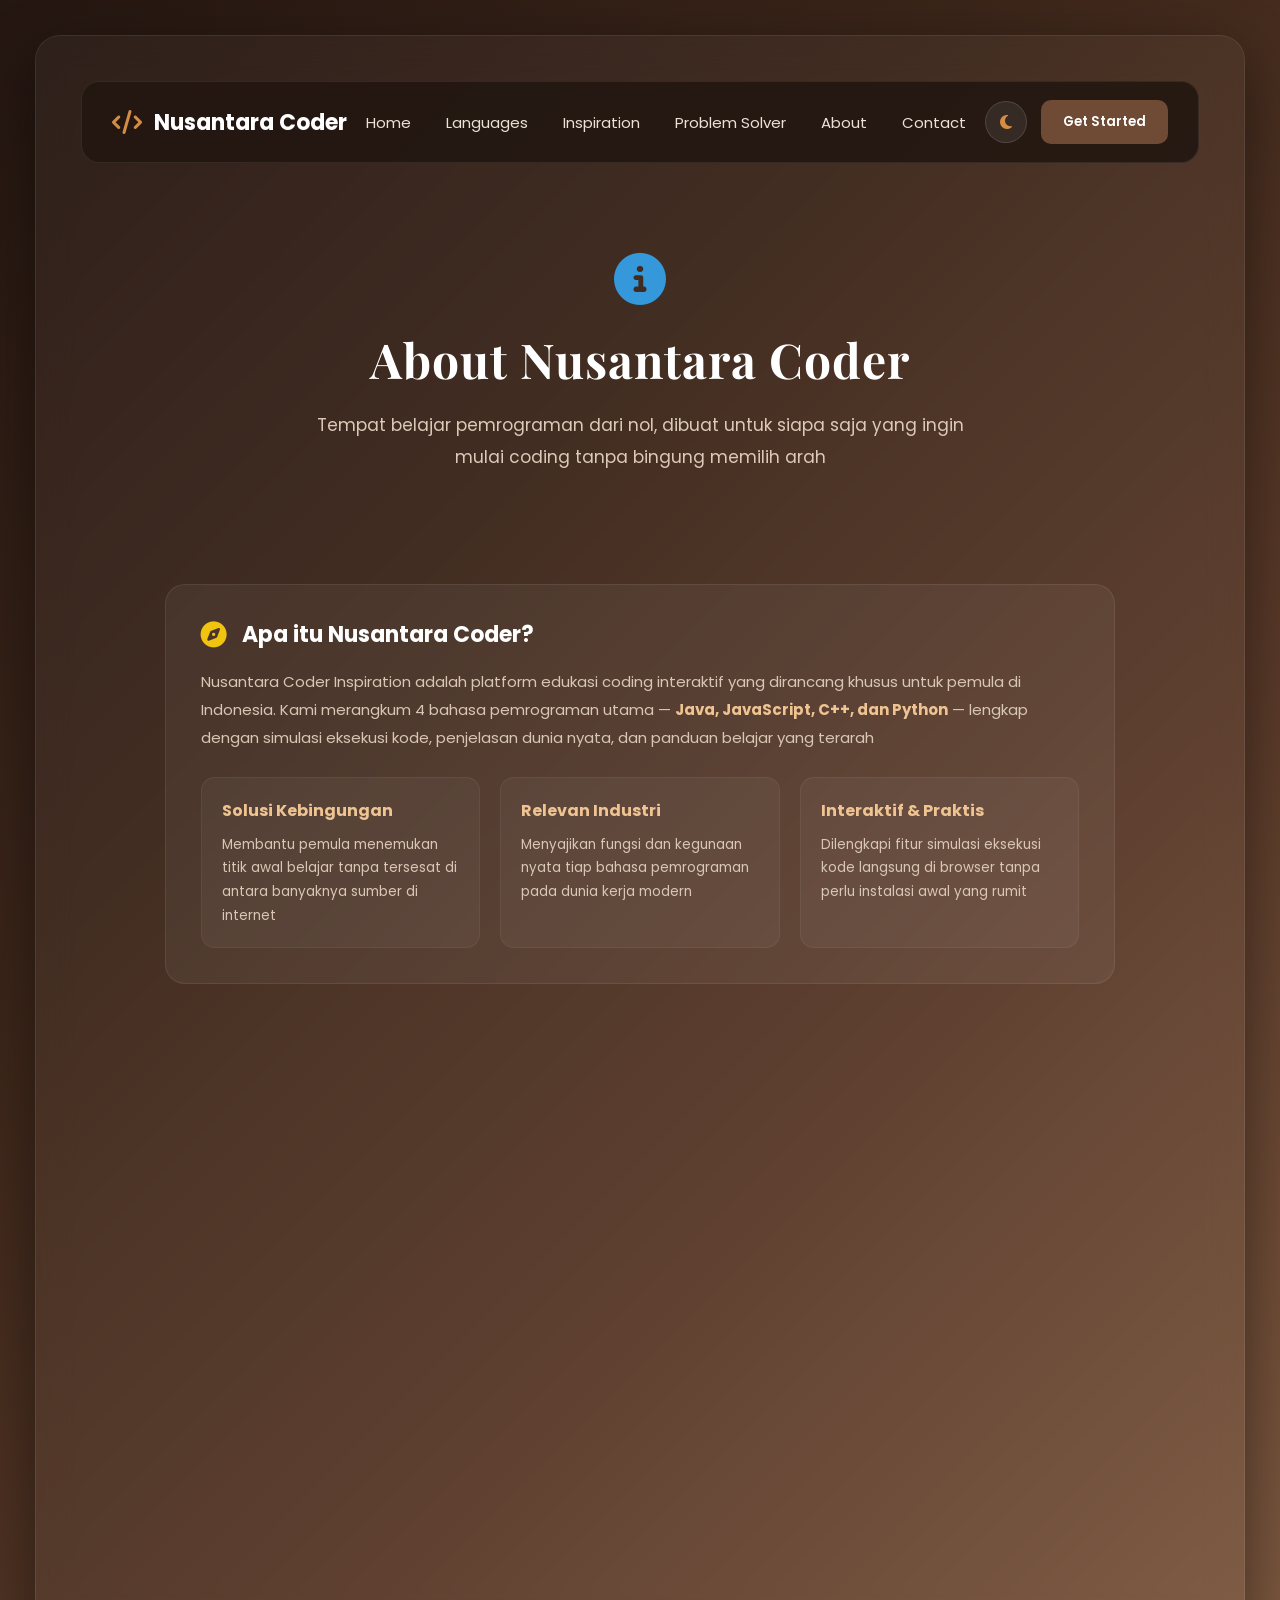
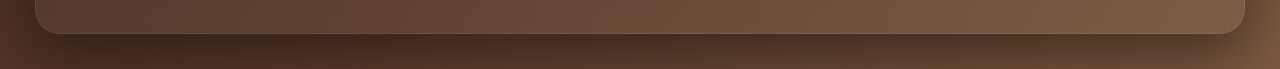
<file: about.html>
<!doctype html>
<html lang="en">
  <head>
    <meta charset="UTF-8" />
    <meta name="viewport" content="width=device-width, initial-scale=1.0" />
    <title>About - Nusantara Coder</title>
    <link rel="stylesheet" href="style.css" />
    <link rel="preconnect" href="https://fonts.googleapis.com" />
    <link rel="preconnect" href="https://fonts.gstatic.com" crossorigin />
    <link
      href="https://fonts.googleapis.com/css2?family=Poppins:wght@300;400;600;700&family=PlayFair+Display:wght@700&display=swap"
      rel="stylesheet"
    />
    <link
      rel="stylesheet"
      href="https://cdnjs.cloudflare.com/ajax/libs/font-awesome/6.7.2/css/all.min.css"
    />
  </head>
  <body>
<div class="scroll-progress-bar" id="scrollProgressBar"></div>
<button class="back-to-top" id="backToTop" aria-label="Back to top">
    <i class="fa-solid fa-arrow-up"></i>
</button>
    <div class="container">
      <nav class="navbar">
        <div class="nav-logo">
          <i class="fa-solid fa-code"></i>
          Nusantara Coder
        </div>

        <div class="hamburger">
          <i class="fa-solid fa-bars"></i>
        </div>

        <ul class="nav-links">
          <li><a href="index.html">Home</a></li>
          <li><a href="index.html#languages">Languages</a></li>
          <li><a href="inspiration.html">Inspiration</a></li>
          <li><a href="problem-solver.html">Problem Solver</a></li>
          <li><a href="about.html">About</a></li>
          <li><a href="contact.html">Contact</a></li>
        </ul>
        <div class="nav-actions">
          <button class="theme-toggle" id="themeToggle" aria-label="Toggle theme">
            <i class="fa-solid fa-moon"></i>
          </button>
          <button class="nav-cta">Get Started</button>
        </div>
      </nav>

      <section class="detail-hero scroll-hidden">
        <i class="fa-solid fa-circle-info" style="color: #3498db;"></i>
        <h1>About Nusantara Coder</h1>
        <p>
          Tempat belajar pemrograman dari nol, dibuat untuk siapa saja yang ingin mulai coding tanpa bingung memilih arah
        </p>
      </section>

      <section class="detail-section">

        <div class="problem-card scroll-hidden">
          <div class="problem-title">
            <i class="fa-solid fa-compass" style="color: #f1c40f;"></i>
            <h3>Apa itu Nusantara Coder?</h3>
          </div>
          <p class="problem-desc">
            Nusantara Coder Inspiration adalah platform edukasi coding interaktif yang dirancang khusus untuk pemula di Indonesia. Kami merangkum 4 bahasa pemrograman utama — <strong>Java, JavaScript, C++, dan Python</strong> — lengkap dengan simulasi eksekusi kode, penjelasan dunia nyata, dan panduan belajar yang terarah
          </p>

          <div class="idea-grid">
            <div class="idea-card">
              <h4>Solusi Kebingungan</h4>
              <p>Membantu pemula menemukan titik awal belajar tanpa tersesat di antara banyaknya sumber di internet</p>
            </div>
            <div class="idea-card">
              <h4>Relevan Industri</h4>
              <p>Menyajikan fungsi dan kegunaan nyata tiap bahasa pemrograman pada dunia kerja modern</p>
            </div>
            <div class="idea-card">
              <h4>Interaktif & Praktis</h4>
              <p>Dilengkapi fitur simulasi eksekusi kode langsung di browser tanpa perlu instalasi awal yang rumit</p>
            </div>
          </div>
        </div>

        <div class="problem-card scroll-hidden">
          <div class="problem-title">
            <i class="fa-solid fa-gift" style="color: #2ecc71;"></i>
            <h3>Apa Yang Kamu Dapatkan?</h3>
          </div>
          <div class="idea-grid">
            <div class="idea-card">
              <h4>Penjelasan Ringkas</h4>
              <p>Materi dasar bahasa pemrograman yang dikemas secara sederhana dan mudah dipahami</p>
            </div>
            <div class="idea-card">
              <h4>Simulasi Kode Live</h4>
              <p>Fitur uji coba program langsung untuk melihat cara kerja logika kode secara real-time</p>
            </div>
            <div class="idea-card">
              <h4>Roadmap Belajar</h4>
              <p>Panduan alur belajar bertahap untuk masing-masing bahasa dari level pemula hingga mahir</p>
            </div>
          </div>
        </div>

        <div class="problem-card scroll-hidden">
          <div class="problem-title">
            <i class="fa-solid fa-users" style="color: #e74c3c;"></i>
            <h3>Untuk Siapa Platform Ini?</h3>
          </div>
          <p class="problem-desc">
            Platform ini cocok bagi pelajar, mahasiswa, <em>career switcher</em>, atau siapa pun yang baru melangkah di dunia coding dan membutuhkan fondasi awal yang jelas sebelum masuk ke materi yang lebih spesifik
          </p>
        </div>

        <a href="index.html" class="back-link scroll-hidden">&larr; Kembali ke Home</a>
      </section>
    </div>

    <script src="script.js"></script>
  </body>
</html>
</file>
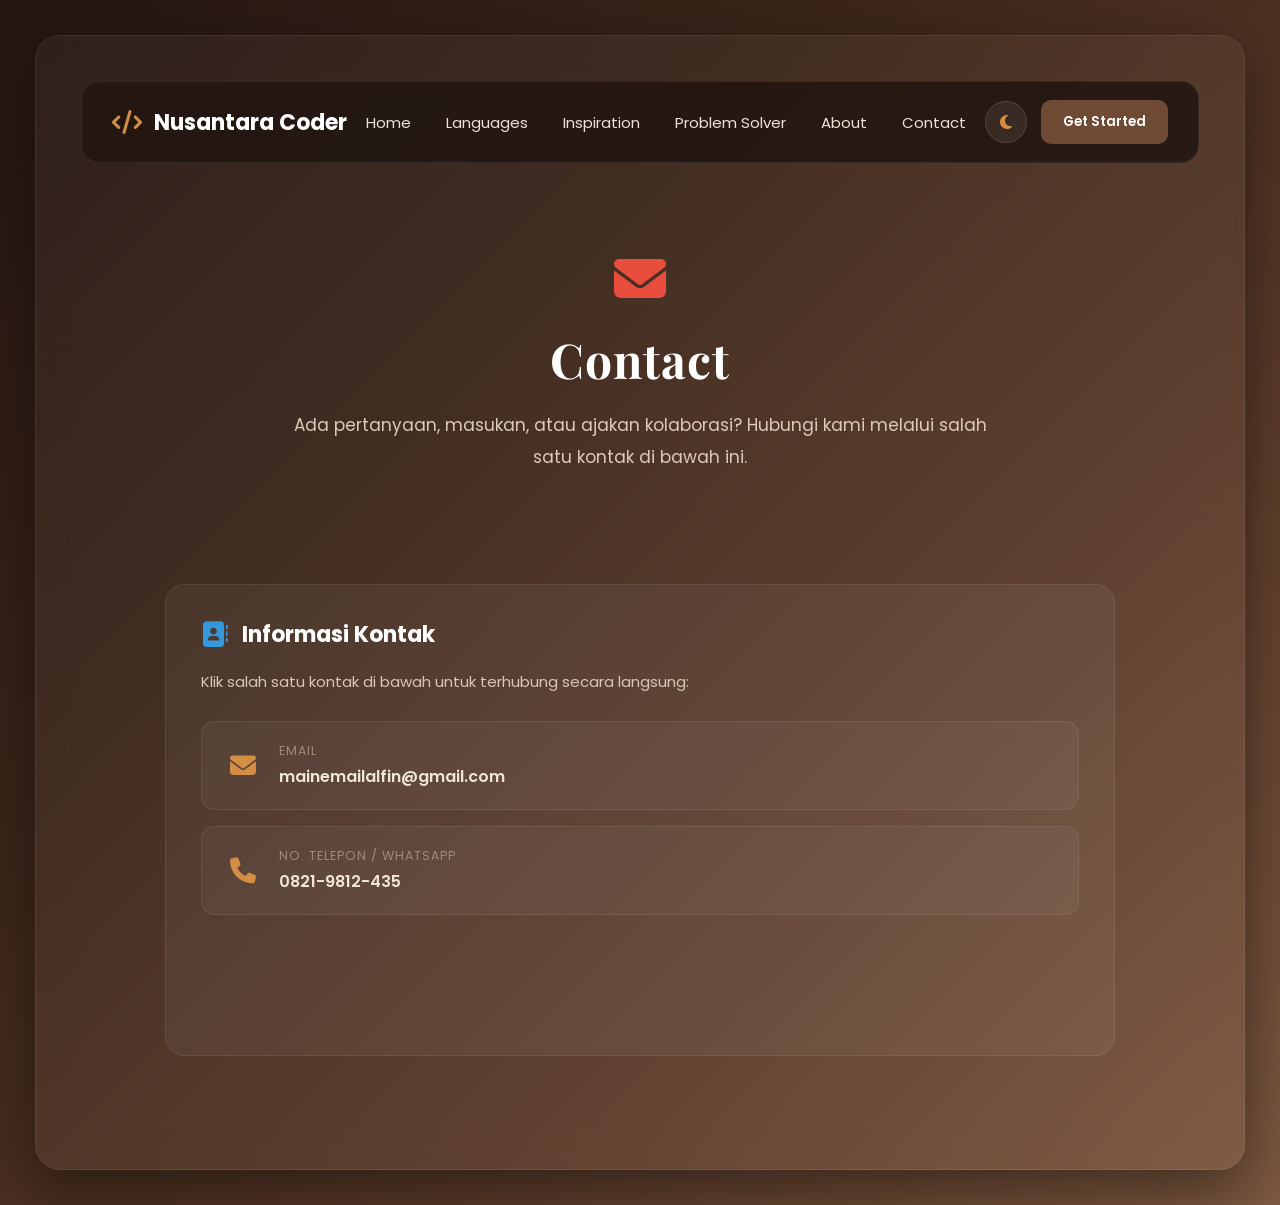
<file: contact.html>
<!doctype html>
<html lang="en">
  <head>
    <meta charset="UTF-8" />
    <meta name="viewport" content="width=device-width, initial-scale=1.0" />
    <title>Contact - Nusantara Coder</title>
    <link rel="stylesheet" href="style.css" />
    <link rel="preconnect" href="https://fonts.googleapis.com" />
    <link rel="preconnect" href="https://fonts.gstatic.com" crossorigin />
    <link
      href="https://fonts.googleapis.com/css2?family=Poppins:wght@300;400;600;700&family=PlayFair+Display:wght@700&display=swap"
      rel="stylesheet"
    />
    <link
      rel="stylesheet"
      href="https://cdnjs.cloudflare.com/ajax/libs/font-awesome/6.7.2/css/all.min.css"
    />
  </head>
  <body>
<div class="scroll-progress-bar" id="scrollProgressBar"></div>
<button class="back-to-top" id="backToTop" aria-label="Back to top">
    <i class="fa-solid fa-arrow-up"></i>
</button>
    <div class="container">
      <nav class="navbar">
        <div class="nav-logo">
          <i class="fa-solid fa-code"></i>
          Nusantara Coder
        </div>

        <div class="hamburger">
          <i class="fa-solid fa-bars"></i>
        </div>

        <ul class="nav-links">
          <li><a href="index.html">Home</a></li>
          <li><a href="index.html#languages">Languages</a></li>
          <li><a href="inspiration.html">Inspiration</a></li>
          <li><a href="problem-solver.html">Problem Solver</a></li>
          <li><a href="about.html">About</a></li>
          <li><a href="contact.html">Contact</a></li>
        </ul>
        <div class="nav-actions">
          <button class="theme-toggle" id="themeToggle" aria-label="Toggle theme">
            <i class="fa-solid fa-moon"></i>
          </button>
          <button class="nav-cta">Get Started</button>
        </div>
      </nav>

      <section class="detail-hero scroll-hidden">
        <i class="fa-solid fa-envelope" style="color: #e74c3c;"></i>
        <h1>Contact</h1>
        <p>
          Ada pertanyaan, masukan, atau ajakan kolaborasi? Hubungi kami melalui salah satu kontak di bawah ini.
        </p>
      </section>

      <section class="detail-section">
        <div class="problem-card scroll-hidden">
          <div class="problem-title">
            <i class="fa-solid fa-address-book" style="color: #3498db;"></i>
            <h3>Informasi Kontak</h3>
          </div>
          <p class="problem-desc">
            Klik salah satu kontak di bawah untuk terhubung secara langsung:
          </p>

          <div class="contact-list">
            <a href="mailto:mainemailalfin@gmail.com" class="contact-item scroll-hidden" style="text-decoration: none; color: inherit;">
              <i class="fa-solid fa-envelope"></i>
              <div>
                <span class="contact-label">Email</span>
                <span class="contact-value">mainemailalfin@gmail.com</span>
              </div>
            </a>

            <a href="https://wa.me/628219812435" target="_blank" rel="noopener noreferrer" class="contact-item scroll-hidden" style="text-decoration: none; color: inherit;">
              <i class="fa-solid fa-phone"></i>
              <div>
                <span class="contact-label">No. Telepon / WhatsApp</span>
                <span class="contact-value">0821-9812-435</span>
              </div>
            </a>

            <a href="https://instagram.com/asc1._me" target="_blank" rel="noopener noreferrer" class="contact-item scroll-hidden" style="text-decoration: none; color: inherit;">
              <i class="fa-brands fa-instagram"></i>
              <div>
                <span class="contact-label">Instagram</span>
                <span class="contact-value">@asc1._me</span>
              </div>
            </a>
          </div>
        </div>

        <a href="index.html" class="back-link scroll-hidden">&larr; Kembali ke Home</a>
      </section>
    </div>

    <script src="script.js"></script>
  </body>
</html>
</file>
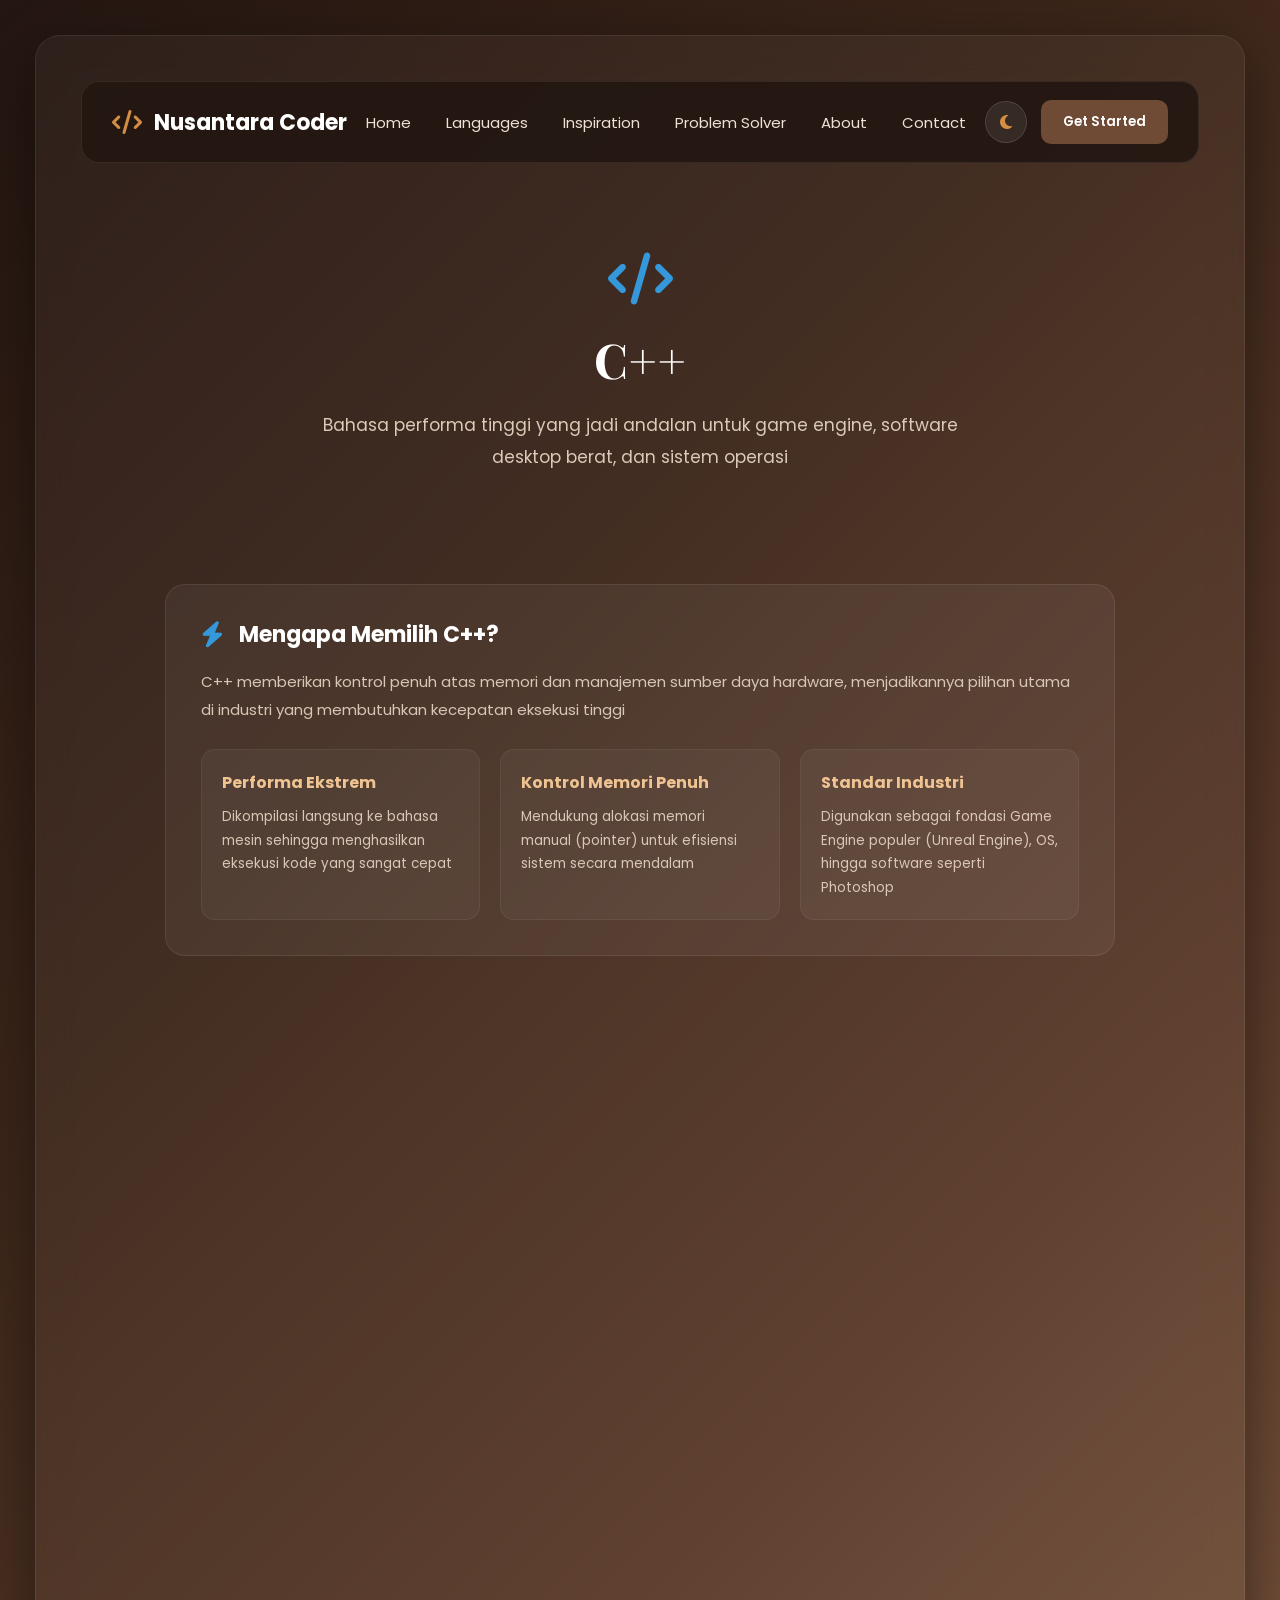
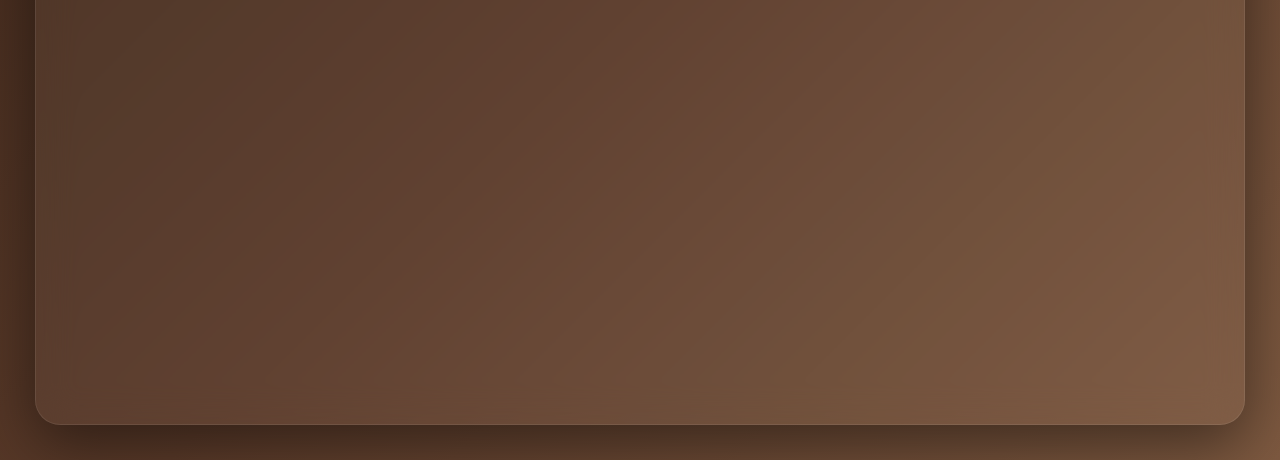
<file: cpp.html>
<!doctype html>
<html lang="en">
  <head>
    <meta charset="UTF-8" />
    <meta name="viewport" content="width=device-width, initial-scale=1.0" />
    <title>C++ - Nusantara Coder</title>
    <link rel="stylesheet" href="style.css" />
    <link rel="preconnect" href="https://fonts.googleapis.com" />
    <link rel="preconnect" href="https://fonts.gstatic.com" crossorigin />
    <link
      href="https://fonts.googleapis.com/css2?family=Poppins:wght@300;400;600;700&family=PlayFair+Display:wght@700&display=swap"
      rel="stylesheet"
    />
    <link
      rel="stylesheet"
      href="https://cdnjs.cloudflare.com/ajax/libs/font-awesome/6.7.2/css/all.min.css"
    />
  </head>
  <body>
<div class="scroll-progress-bar" id="scrollProgressBar"></div>
<button class="back-to-top" id="backToTop" aria-label="Back to top">
    <i class="fa-solid fa-arrow-up"></i>
</button>
    <div class="container">
      <nav class="navbar">
        <div class="nav-logo">
          <i class="fa-solid fa-code"></i>
          Nusantara Coder
        </div>

        <div class="hamburger">
          <i class="fa-solid fa-bars"></i>
        </div>

        <ul class="nav-links">
          <li><a href="index.html">Home</a></li>
          <li><a href="index.html#languages">Languages</a></li>
          <li><a href="inspiration.html">Inspiration</a></li>
          <li><a href="problem-solver.html">Problem Solver</a></li>
          <li><a href="about.html">About</a></li>
          <li><a href="contact.html">Contact</a></li>
        </ul>
        <div class="nav-actions">
          <button class="theme-toggle" id="themeToggle" aria-label="Toggle theme">
            <i class="fa-solid fa-moon"></i>
          </button>
          <button class="nav-cta">Get Started</button>
        </div>
      </nav>

      <section class="detail-hero scroll-hidden">
        <i class="fa-solid fa-code" style="color: #3498db;"></i>
        <h1>C++</h1>
        <p>
          Bahasa performa tinggi yang jadi andalan untuk game engine, software desktop berat, dan sistem operasi
        </p>
      </section>

      <section class="detail-section">
        
        <div class="problem-card scroll-hidden">
          <div class="problem-title">
            <i class="fa-solid fa-bolt" style="color: #3498db;"></i>
            <h3>Mengapa Memilih C++?</h3>
          </div>
          <p class="problem-desc">
            C++ memberikan kontrol penuh atas memori dan manajemen sumber daya hardware, menjadikannya pilihan utama di industri yang membutuhkan kecepatan eksekusi tinggi
          </p>

          <div class="idea-grid">
            <div class="idea-card">
              <h4>Performa Ekstrem</h4>
              <p>Dikompilasi langsung ke bahasa mesin sehingga menghasilkan eksekusi kode yang sangat cepat</p>
            </div>
            <div class="idea-card">
              <h4>Kontrol Memori Penuh</h4>
              <p>Mendukung alokasi memori manual (pointer) untuk efisiensi sistem secara mendalam</p>
            </div>
            <div class="idea-card">
              <h4>Standar Industri</h4>
              <p>Digunakan sebagai fondasi Game Engine populer (Unreal Engine), OS, hingga software seperti Photoshop</p>
            </div>
          </div>
        </div>

        <div class="problem-card scroll-hidden">
          <div class="problem-title">
            <i class="fa-solid fa-laptop-code" style="color: #d7893f;"></i>
            <h3>Uji Coba Kode C++</h3>
          </div>
          <p class="problem-desc">
            Klik tombol di bawah ini untuk melihat simulasi hasil eksekusi program C++ secara langsung:
          </p>

          <div class="solution-box">
            <div class="solution-header">
              <div class="solution-label">
                <i class="fa-solid fa-code"></i> Contoh Program: Konversi Suhu
              </div>
              <button class="run-btn" onclick="runCode('cpp', this)">
                <i class="fa-solid fa-play"></i> Jalankan Kode
              </button>
            </div>

            <pre><code class="code-block">#include &lt;iostream&gt;
using namespace std;

int main() {
    cout &lt;&lt; "--- KONVERSI SUHU ---" &lt;&lt; endl;
    float celcius = 30.0;
    float fahrenheit = (celcius * 9/5) + 32;

    cout &lt;&lt; "Suhu Celcius   : " &lt;&lt; celcius &lt;&lt; " C" &lt;&lt; endl;
    cout &lt;&lt; "Suhu Fahrenheit: " &lt;&lt; fahrenheit &lt;&lt; " F" &lt;&lt; endl;
    return 0;
}</code></pre>

            <div class="code-output" style="display: none;">
              <div class="output-header">Hasil Output Terminal:</div>
              <pre class="output-text">Memproses kode...</pre>
            </div>
          </div>
        </div>

                                                                                                                                                                                    <div class="problem-card scroll-hidden">
          <div class="problem-title">
            <i class="fa-solid fa-map-location-dot" style="color: #2ecc71;"></i>
            <h3>Roadmap Belajar C++</h3>
          </div>
          <div class="idea-grid">
            <div class="idea-card">
              <h4>1. Dasar & Memori</h4>
              <p>Pelajari sintaks dasar, pointer, alokasi memori, struktur data dasar, dan fungsi</p>
            </div>
            <div class="idea-card">
              <h4>2. Konsep OOP</h4>
              <p>Kuasai Object-Oriented Programming (Class, Encapsulation, Inheritance, dan Polymorphism)</p>
            </div>
            <div class="idea-card">
              <h4>3. Proyek & Library</h4>
              <p>Coba buat proyek nyata menggunakan library grafis 2D/3D seperti SFML, SDL, atau Unreal Engine</p>
            </div>
          </div>
        </div>

        <a href="index.html" class="back-link scroll-hidden">&larr; Kembali ke Home</a>
      </section>
    </div>

    <script src="script.js"></script>
  </body>
</html>
</file>
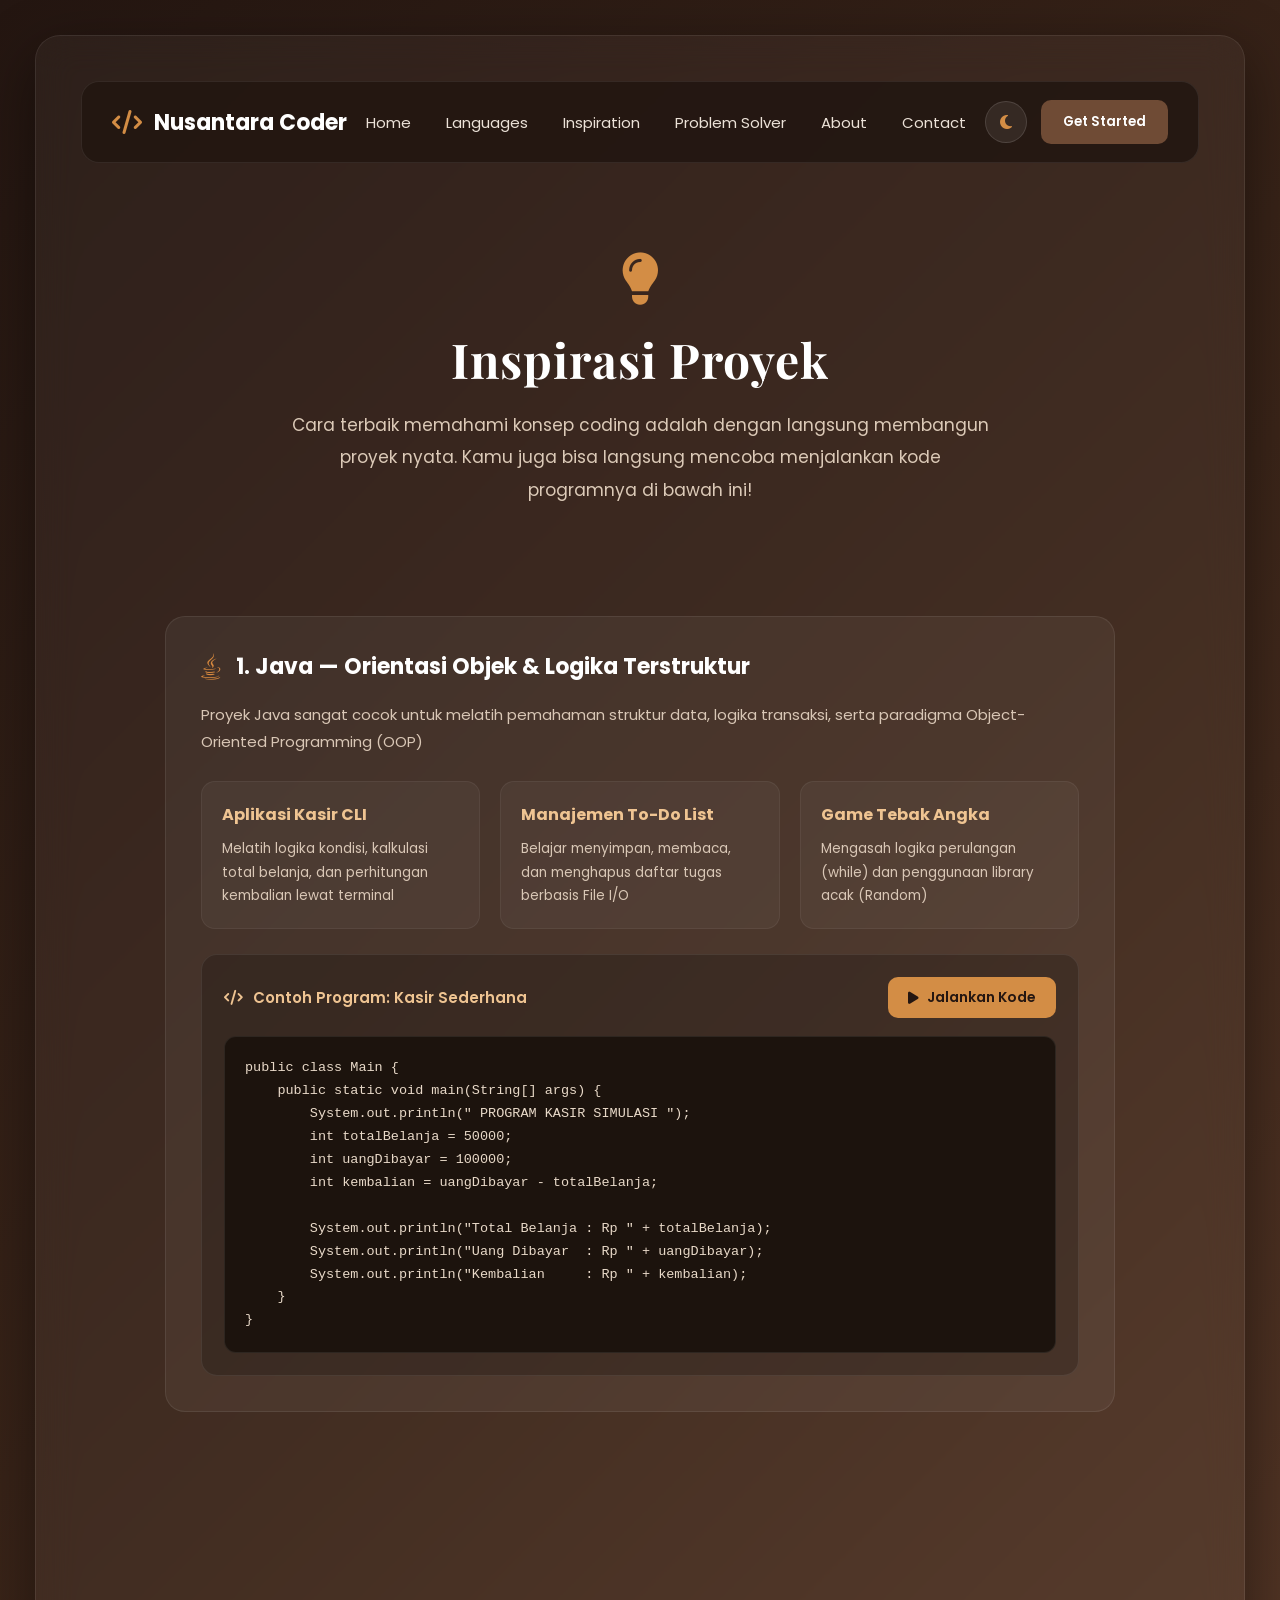
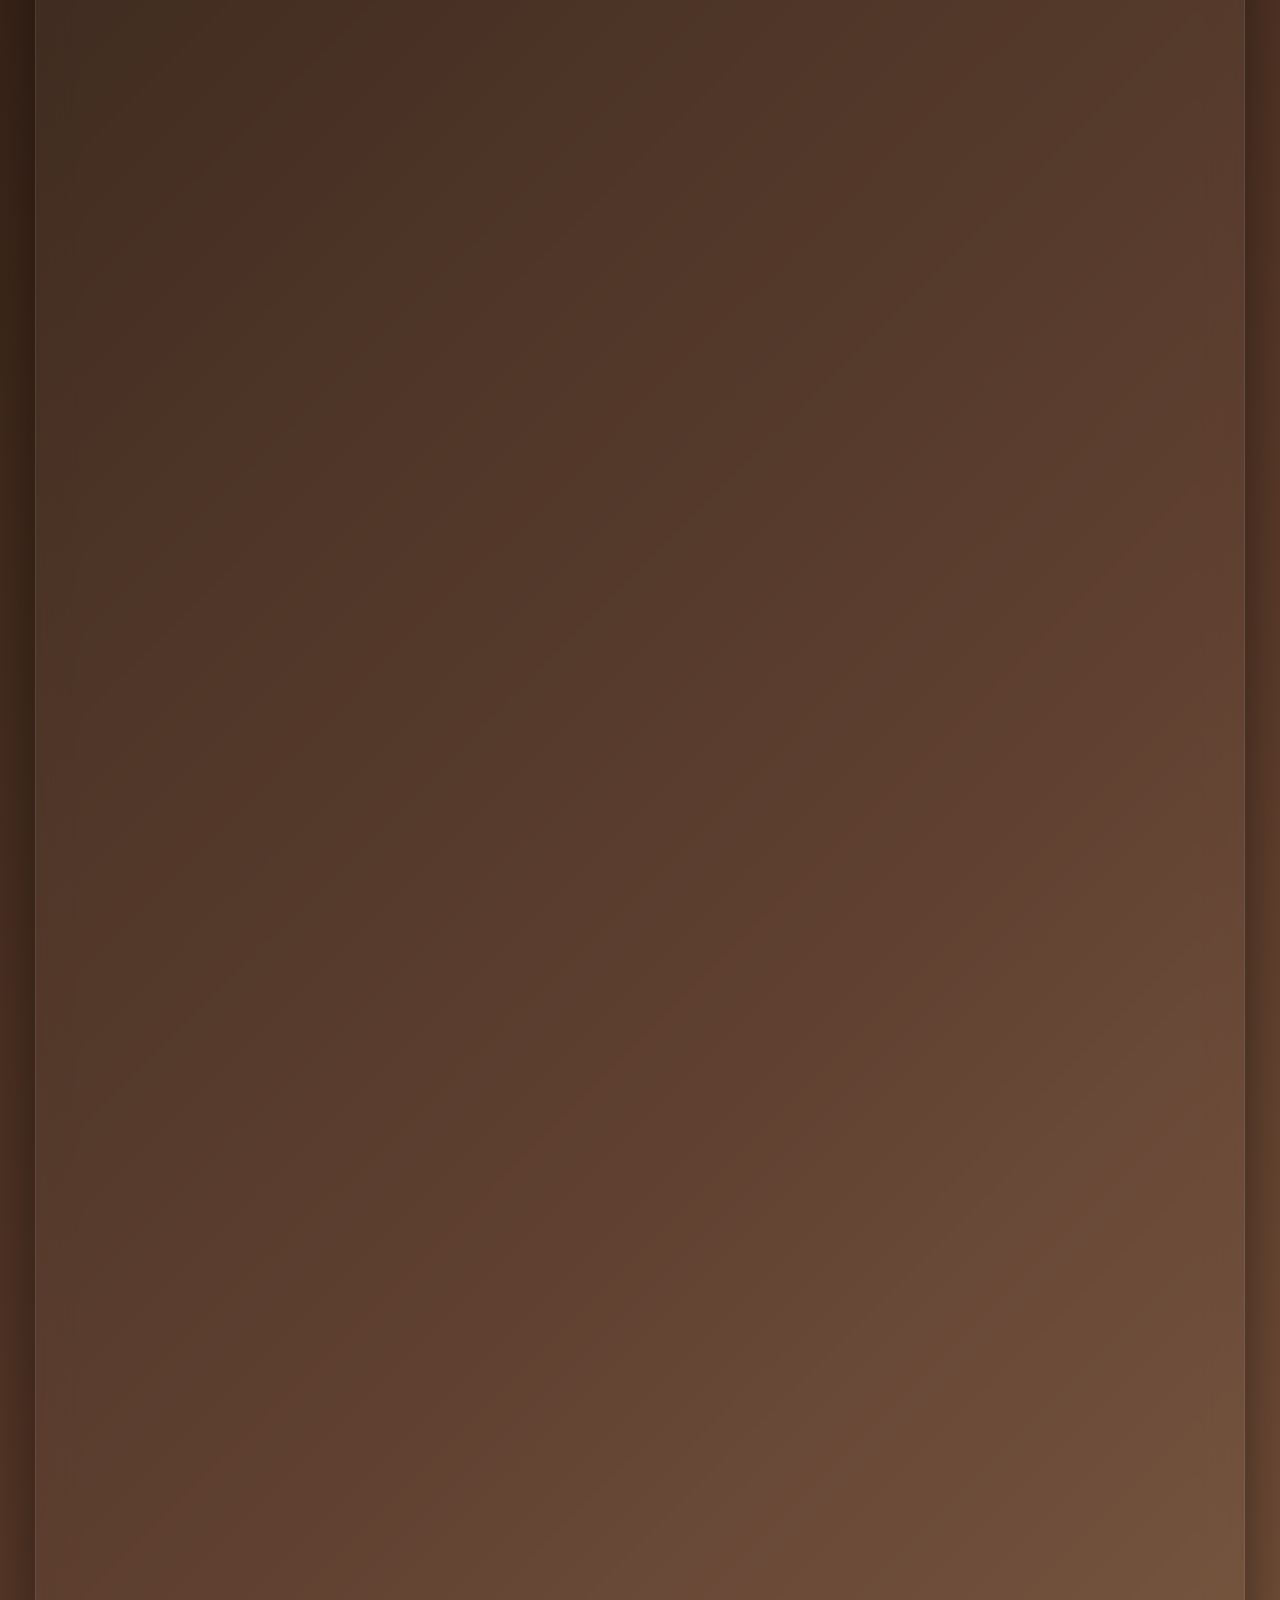
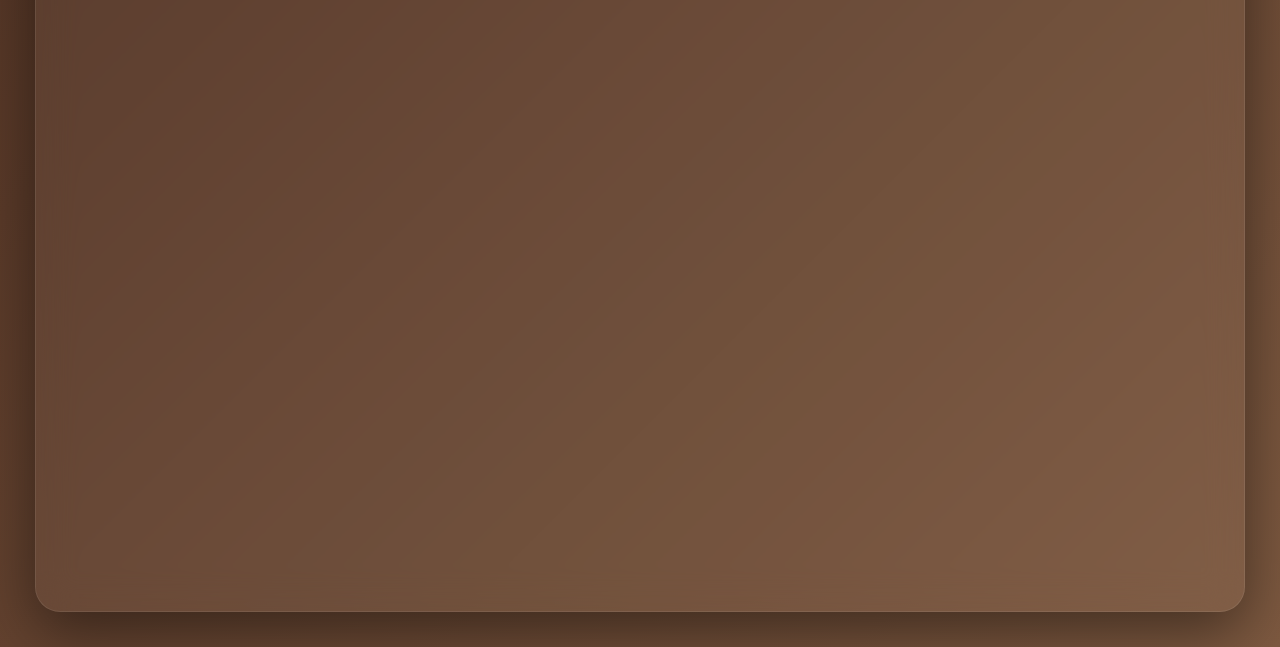
<file: inspiration.html>
<!doctype html>
<html lang="en">
  <head>
    <meta charset="UTF-8" />
    <meta name="viewport" content="width=device-width, initial-scale=1.0" />
    <title>Inspiration - Nusantara Coder</title>
    <link rel="stylesheet" href="style.css" />
    <link rel="preconnect" href="https://fonts.googleapis.com" />
    <link rel="preconnect" href="https://fonts.gstatic.com" crossorigin />
    <link
      href="https://fonts.googleapis.com/css2?family=Poppins:wght@300;400;600;700&family=PlayFair+Display:wght@700&display=swap"
      rel="stylesheet"
    />
    <link
      rel="stylesheet"
      href="https://cdnjs.cloudflare.com/ajax/libs/font-awesome/6.7.2/css/all.min.css"
    />
  </head>
  <body>
<div class="scroll-progress-bar" id="scrollProgressBar"></div>
<button class="back-to-top" id="backToTop" aria-label="Back to top">
    <i class="fa-solid fa-arrow-up"></i>
</button>
    <div class="container">
      <nav class="navbar">
        <div class="nav-logo">
          <i class="fa-solid fa-code"></i>
          Nusantara Coder
        </div>

        <div class="hamburger">
          <i class="fa-solid fa-bars"></i>
        </div>

        <ul class="nav-links">
          <li><a href="index.html">Home</a></li>
          <li><a href="index.html#languages">Languages</a></li>
          <li><a href="inspiration.html">Inspiration</a></li>
          <li><a href="problem-solver.html">Problem Solver</a></li>
          <li><a href="about.html">About</a></li>
          <li><a href="contact.html">Contact</a></li>
        </ul>
        <div class="nav-actions">
          <button class="theme-toggle" id="themeToggle" aria-label="Toggle theme">
            <i class="fa-solid fa-moon"></i>
          </button>
          <button class="nav-cta">Get Started</button>
        </div>
      </nav>

      <section class="detail-hero scroll-hidden">
        <i class="fa-solid fa-lightbulb"></i>
        <h1>Inspirasi Proyek</h1>
        <p>
          Cara terbaik memahami konsep coding adalah dengan langsung membangun
          proyek nyata. Kamu juga bisa langsung mencoba menjalankan kode
          programnya di bawah ini!
        </p>
      </section>

      <section class="detail-section">
        <div class="problem-card scroll-hidden">
          <div class="problem-title">
            <i class="fa-brands fa-java" style="color: #d7893f"></i>
            <h3>1. Java — Orientasi Objek & Logika Terstruktur</h3>
          </div>
          <p class="problem-desc">
            Proyek Java sangat cocok untuk melatih pemahaman struktur data,
            logika transaksi, serta paradigma Object-Oriented Programming (OOP)
          </p>

          <div class="idea-grid">
            <div class="idea-card">
              <h4>Aplikasi Kasir CLI</h4>
              <p>
                Melatih logika kondisi, kalkulasi total belanja, dan perhitungan
                kembalian lewat terminal
              </p>
            </div>
            <div class="idea-card">
              <h4>Manajemen To-Do List</h4>
              <p>
                Belajar menyimpan, membaca, dan menghapus daftar tugas berbasis
                File I/O
              </p>
            </div>
            <div class="idea-card">
              <h4>Game Tebak Angka</h4>
              <p>
                Mengasah logika perulangan (while) dan penggunaan library acak
                (Random)
              </p>
            </div>
          </div>

          <div class="solution-box">
            <div class="solution-header">
              <div class="solution-label">
                <i class="fa-solid fa-code"></i> Contoh Program: Kasir Sederhana
              </div>
              <button class="run-btn" onclick="runCode('java', this)">
                <i class="fa-solid fa-play"></i> Jalankan Kode
              </button>
            </div>

            <pre><code class="code-block">public class Main {
    public static void main(String[] args) {
        System.out.println(" PROGRAM KASIR SIMULASI ");
        int totalBelanja = 50000;
        int uangDibayar = 100000;
        int kembalian = uangDibayar - totalBelanja;
        
        System.out.println("Total Belanja : Rp " + totalBelanja);
        System.out.println("Uang Dibayar  : Rp " + uangDibayar);
        System.out.println("Kembalian     : Rp " + kembalian);
    }
}</code></pre>

            <div class="code-output" style="display: none">
              <div class="output-header">Hasil Output Terminal:</div>
              <pre class="output-text">Memproses kode...</pre>
            </div>
          </div>
        </div>

        <div class="problem-card scroll-hidden">
          <div class="problem-title">
            <i class="fa-brands fa-js" style="color: #f1c40f"></i>
            <h3>2. JavaScript — Interaktivitas Web & DOM</h3>
          </div>
          <p class="problem-desc">
            Fokus pada manipulasi elemen HTML/CSS secara langsung di browser dan
            penanganan aksi dari pengguna
          </p>

          <div class="idea-grid">
            <div class="idea-card">
              <h4>Kalkulator Web</h4>
              <p>
                Menghubungkan tombol angka HTML dengan logika matematika di
                JavaScript.
              </p>
            </div>
            <div class="idea-card">
              <h4>Task Tracker</h4>
              <p>
                Menambah, menandai selesai, dan menyimpan data di LocalStorage
                browser.
              </p>
            </div>
            <div class="idea-card">
              <h4>Dark Mode Switcher</h4>
              <p>
                Ubah skema warna seluruh halaman secara instan dengan manipulasi
                class CSS.
              </p>
            </div>
          </div>

          <div class="solution-box">
            <div class="solution-header">
              <div class="solution-label">
                <i class="fa-solid fa-code"></i> Contoh Program: Dark Mode
                Switcher
              </div>
              <button class="run-btn" onclick="runCode('javascript', this)">
                <i class="fa-solid fa-play"></i> Jalankan Kode
              </button>
            </div>

            <pre><code class="code-block">console.log("--- SIMULASI TEMA WEB ---");
let isDarkMode = true;

if (isDarkMode) {
    console.log("Status: Dark Mode Aktif (Latar belakang gelap)");
} else {
    console.log("Status: Light Mode Aktif (Latar belakang terang)");
}</code></pre>

            <div class="code-output" style="display: none">
              <div class="output-header">Hasil Output Terminal:</div>
              <pre class="output-text">Memproses kode...</pre>
            </div>
          </div>
        </div>

        <div class="problem-card scroll-hidden">
          <div class="problem-title">
            <i class="fa-brands fa-cplusplus" style="color: #3498db"></i>
            <h3>3. C++ — Performa & Manajemen Memori</h3>
          </div>
          <p class="problem-desc">
            Melatih ketelitian logika dasar, penggunaan array, serta pemrosesan
            algoritma yang cepat dan efisien
          </p>

          <div class="idea-grid">
            <div class="idea-card">
              <h4>Game Tic-Tac-Toe</h4>
              <p>
                Memahami konsep Array 2 Dimensi dan pengondisian giliran pemain
              </p>
            </div>
            <div class="idea-card">
              <h4>Konverter Suhu</h4>
              <p>
                Program perhitungan rumus matematika konversi Celcius,
                Fahrenheit, dan Kelvin
              </p>
            </div>
            <div class="idea-card">
              <h4>Simulasi Antrian Bank</h4>
              <p>
                Menerapkan konsep struktur data Queue (First-In, First-Out)
              </p>
            </div>
          </div>

          <div class="solution-box">
            <div class="solution-header">
              <div class="solution-label">
                <i class="fa-solid fa-code"></i> Contoh Program: Konversi Suhu
              </div>
              <button class="run-btn" onclick="runCode('cpp', this)">
                <i class="fa-solid fa-play"></i> Jalankan Kode
              </button>
            </div>

            <pre><code class="code-block">#include &lt;iostream&gt;
using namespace std;

int main() {
    float celcius = 30.0;
    float fahrenheit = (celcius * 9.0 / 5.0) + 32;

    cout &lt;&lt; "--- KONVERSI SUHU ---" &lt;&lt; endl;
    cout &lt;&lt; "Suhu Celcius   : " &lt;&lt; celcius &lt;&lt; " C" &lt;&lt; endl;
    cout &lt;&lt; "Suhu Fahrenheit: " &lt;&lt; fahrenheit &lt;&lt; " F" &lt;&lt; endl;

    return 0;
}</code></pre>

            <div class="code-output" style="display: none">
              <div class="output-header">Hasil Output Terminal:</div>
              <pre class="output-text">Memproses kode...</pre>
            </div>
          </div>
        </div>

        <div class="problem-card scroll-hidden">
          <div class="problem-title">
            <i class="fa-brands fa-python" style="color: #2ecc71"></i>
            <h3>4. Python — Otomasi & Analisis Data</h3>
          </div>
          <p class="problem-desc">
            Sintaks yang simpel membuat Python sangat ampuh untuk eksperimen
            cepat, pembuatan bot, hingga pengolahan data
          </p>

          <div class="idea-grid">
            <div class="idea-card">
              <h4>Web Scraper Informasi</h4>
              <p>
                Mengambil data berita atau harga secara otomatis dari situs web
              </p>
            </div>
            <div class="idea-card">
              <h4>Chatbot Otomatis</h4>
              <p>
                Bot sederhana yang merespons percakapan berdasarkan kata kunci
              </p>
            </div>
            <div class="idea-card">
              <h4>Analisis File CSV</h4>
              <p>
                Membaca data tabel dan menghitung nilai rata-rata menggunakan
                Pandas
              </p>
            </div>
          </div>

          <div class="solution-box">
            <div class="solution-header">
              <div class="solution-label">
                <i class="fa-solid fa-code"></i> Contoh Program: Chatbot
                Interaktif
              </div>
              <button class="run-btn" onclick="runCode('python', this)">
                <i class="fa-solid fa-play"></i> Jalankan Kode
              </button>
            </div>

            <pre><code class="code-block">print("--- CHATBOT SIMULASI ---")
pesan = "halo"

if "halo" in pesan:
    print("Bot: Halo juga! Ada yang bisa saya bantu dalam belajar coding?")
elif "keluar" in pesan:
    print("Bot: Sampai jumpa lagi!")
else:
    print("Bot: Maaf, saya belum paham.")</code></pre>

            <div class="code-output" style="display: none">
              <div class="output-header">Hasil Output Terminal:</div>
              <pre class="output-text">Memproses kode...</pre>
            </div>
          </div>
        </div>

        <a href="index.html" class="back-link scroll-hidden"
          >&larr; Kembali ke Home</a
        >
      </section>
    </div>

    <script src="script.js"></script>
  </body>
</html>
</file>
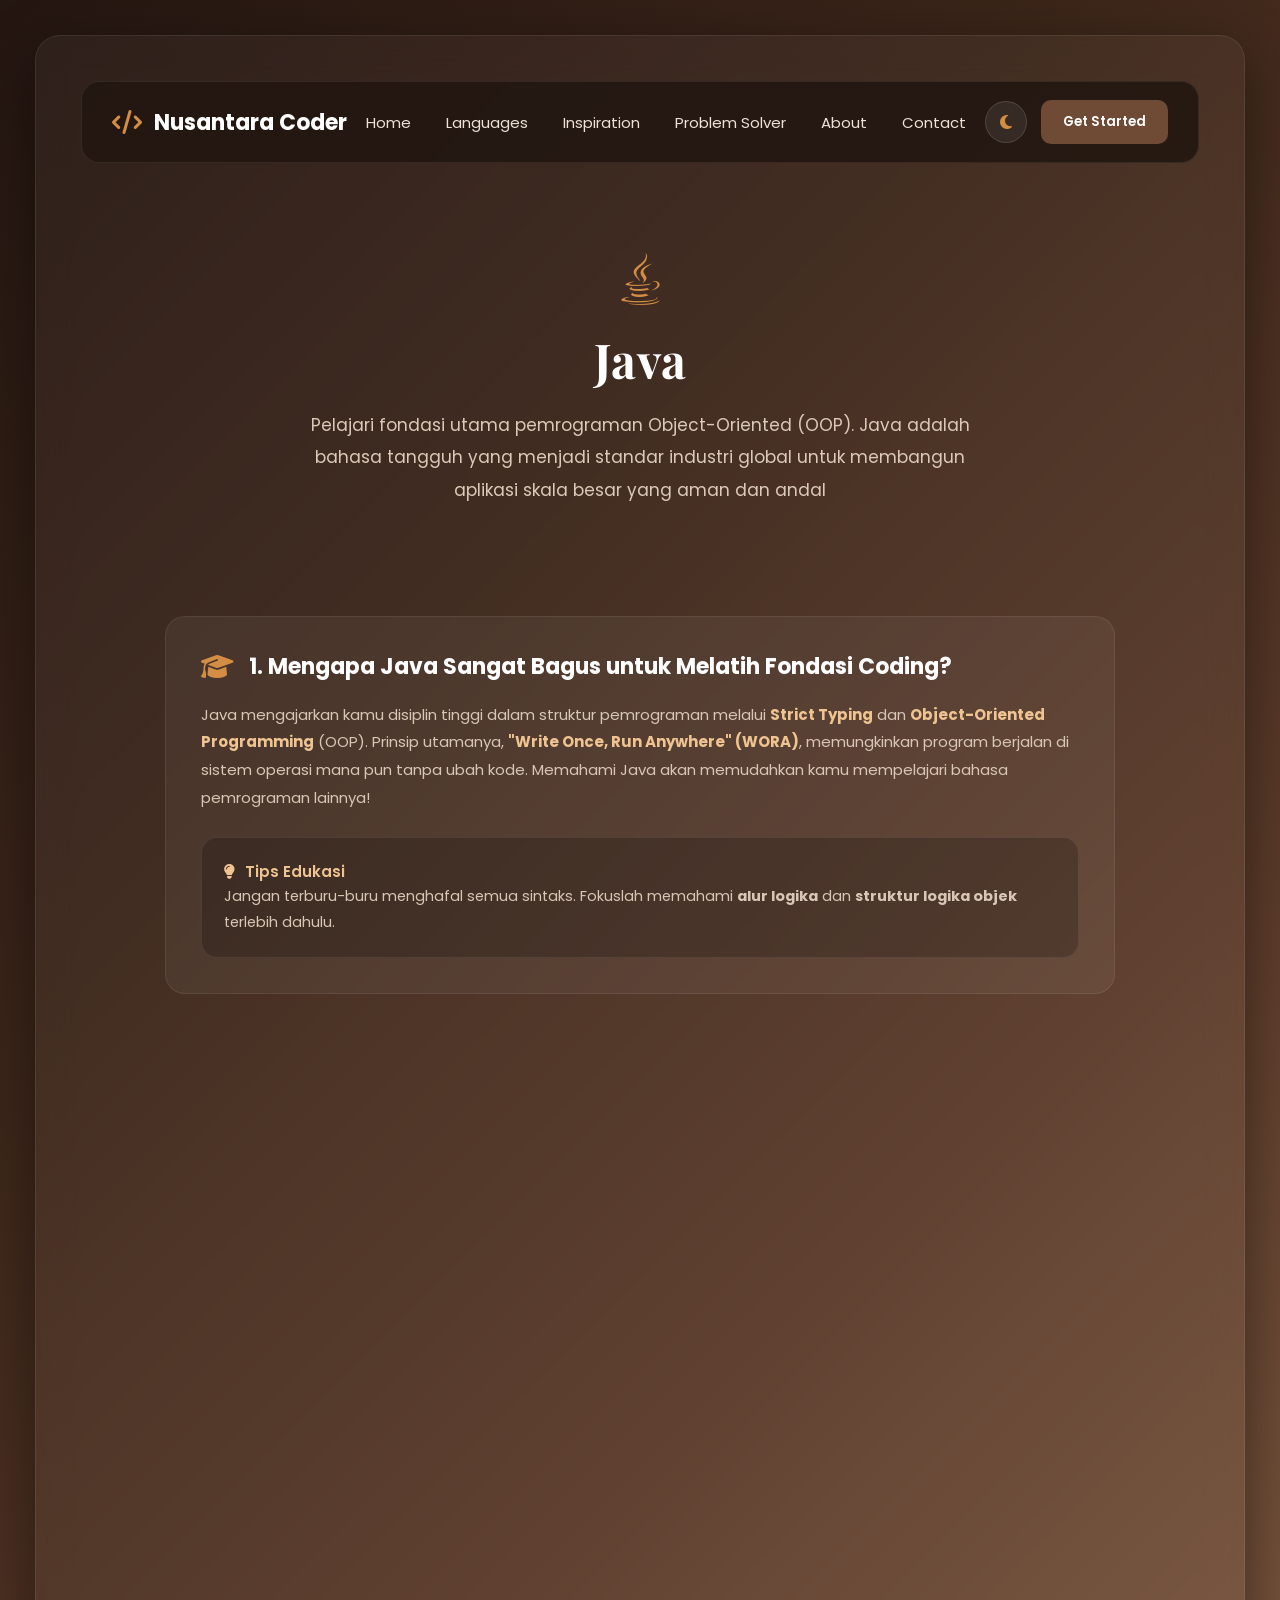
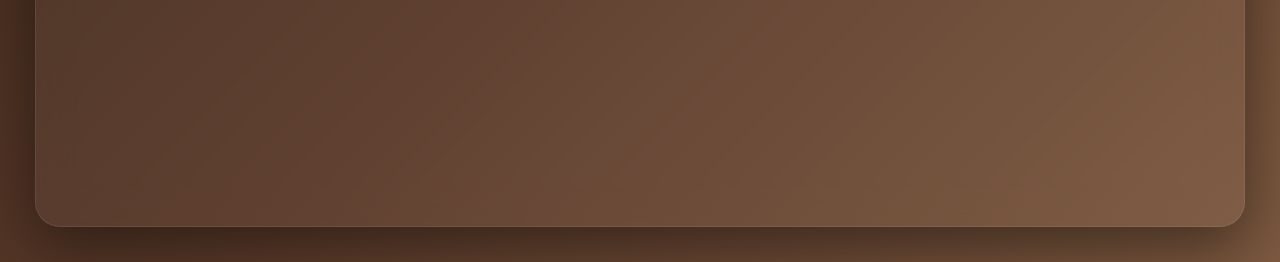
<file: java.html>
<!DOCTYPE html>
<html lang="en">
<head>
    <meta charset="UTF-8">
    <meta name="viewport" content="width=device-width, initial-scale=1.0">
    <title>Java - Nusantara Coder</title>
    <link rel="stylesheet" href="style.css">
    <link rel="preconnect" href="https://fonts.googleapis.com">
    <link rel="preconnect" href="https://fonts.gstatic.com" crossorigin>
    <link href="https://fonts.googleapis.com/css2?family=Poppins:wght@300;400;600;700&family=PlayFair+Display:wght@700&display=swap" rel="stylesheet">
    <link rel="stylesheet" href="https://cdnjs.cloudflare.com/ajax/libs/font-awesome/6.7.2/css/all.min.css"/>
</head>
<body>
<div class="scroll-progress-bar" id="scrollProgressBar"></div>
<button class="back-to-top" id="backToTop" aria-label="Back to top">
    <i class="fa-solid fa-arrow-up"></i>
</button>

    <div class="container">
        <nav class="navbar">
            <div class="nav-logo">
                <i class="fa-solid fa-code"></i>
                Nusantara Coder
            </div>
            
            <div class="hamburger">
                <i class="fa-solid fa-bars"></i>
            </div>

            <ul class="nav-links">
                <li><a href="index.html">Home</a></li>
                <li><a href="index.html#languages">Languages</a></li>
                <li><a href="inspiration.html">Inspiration</a></li>
                <li><a href="problem-solver.html">Problem Solver</a></li>
                <li><a href="about.html">About</a></li>
                <li><a href="contact.html">Contact</a></li>
            </ul>
            <div class="nav-actions">
              <button class="theme-toggle" id="themeToggle" aria-label="Toggle theme">
                <i class="fa-solid fa-moon"></i>
              </button>
              <button class="nav-cta">Get Started</button>
            </div>
        </nav>

        <section class="detail-hero scroll-hidden">
            <i class="fa-brands fa-java"></i>
            <h1>Java</h1>
            <p>Pelajari fondasi utama pemrograman Object-Oriented (OOP). Java adalah bahasa tangguh yang menjadi standar industri global untuk membangun aplikasi skala besar yang aman dan andal</p>
        </section>

        <section class="detail-section">
            
            <div class="problem-card scroll-hidden">
                <div class="problem-title">
                    <i class="fa-solid fa-graduation-cap"></i>
                    <h3>1. Mengapa Java Sangat Bagus untuk Melatih Fondasi Coding?</h3>
                </div>
                <p class="problem-desc">
                    Java mengajarkan kamu disiplin tinggi dalam struktur pemrograman melalui <b>Strict Typing</b> dan <b>Object-Oriented Programming</b> (OOP). Prinsip utamanya, <b>"Write Once, Run Anywhere" (WORA)</b>, memungkinkan program berjalan di sistem operasi mana pun tanpa ubah kode. Memahami Java akan memudahkan kamu mempelajari bahasa pemrograman lainnya!
                </p>
                <div class="solution-box">
                    <div class="solution-label">
                        <i class="fa-solid fa-lightbulb"></i> Tips Edukasi
                    </div>
                    <p>Jangan terburu-buru menghafal semua sintaks. Fokuslah memahami <b>alur logika</b> dan <b>struktur logika objek</b> terlebih dahulu.</p>
                </div>
            </div>

            <div class="problem-card scroll-hidden">
                <div class="problem-title">
                    <i class="fa-solid fa-cubes"></i>
                    <h3>2. Proyek Nyata yang Bisa Kamu Buat</h3>
                </div>
                <p class="problem-desc">
                    Menguasai Java membuka peluang besar di berbagai domain teknologi industri:
                </p>
                <div class="solution-box">
                    <ul>
                        <li><strong>Aplikasi Mobile Native:</strong> Pondasi utama dalam pengembangan aplikasi Android skala besar</li>
                        <li><strong>Sistem Backend Enterprise:</strong> Digunakan oleh perbankan dan <br> e-commerce untuk transaksi tingkat tinggi yang aman</li>
                        <li><strong>Aplikasi Desktop Multiplatform:</strong> Perangkat lunak bisnis yang stabil di Windows, MacOS, maupun Linux</li>
                    </ul>
                </div>
            </div>

            <div class="problem-card scroll-hidden">
                <div class="problem-title">
                    <i class="fa-solid fa-compass"></i>
                    <h3>3. Peta Jalan Belajar (Learning Roadmap)</h3>
                </div>
                <p class="problem-desc">
                    Gunakan langkah-langkah bertahap berikut agar proses belajarmu lebih terarah dan tidak membingungkan:
                </p>
                <div class="solution-box">
                    <ul>
                        <li><strong>Langkah 1 (Dasar):</strong> Pelajari sintaks, tipe data, variabel, percabangan (if-else), dan perulangan (looping)</li>
                        <li><strong>Langkah 2 (Konsep OOP):</strong> Kuasai 4 pilar OOP: Encapsulation, Inheritance, Polymorphism, dan Abstraction</li>
                        <li><strong>Langkah 3 (Pengembangan Lanjutan):</strong> Pelajari Framework <b>Spring Boot</b> untuk web/backend atau <b>Android SDK</b> untuk pembuatan aplikasi mobile</li>
                    </ul>
                </div>
            </div>

            <a href="index.html" class="back-link scroll-hidden">&larr; Kembali ke Home</a>
        </section>

    </div>
    
    <script src="script.js"></script>
</body>
</html>
</file>
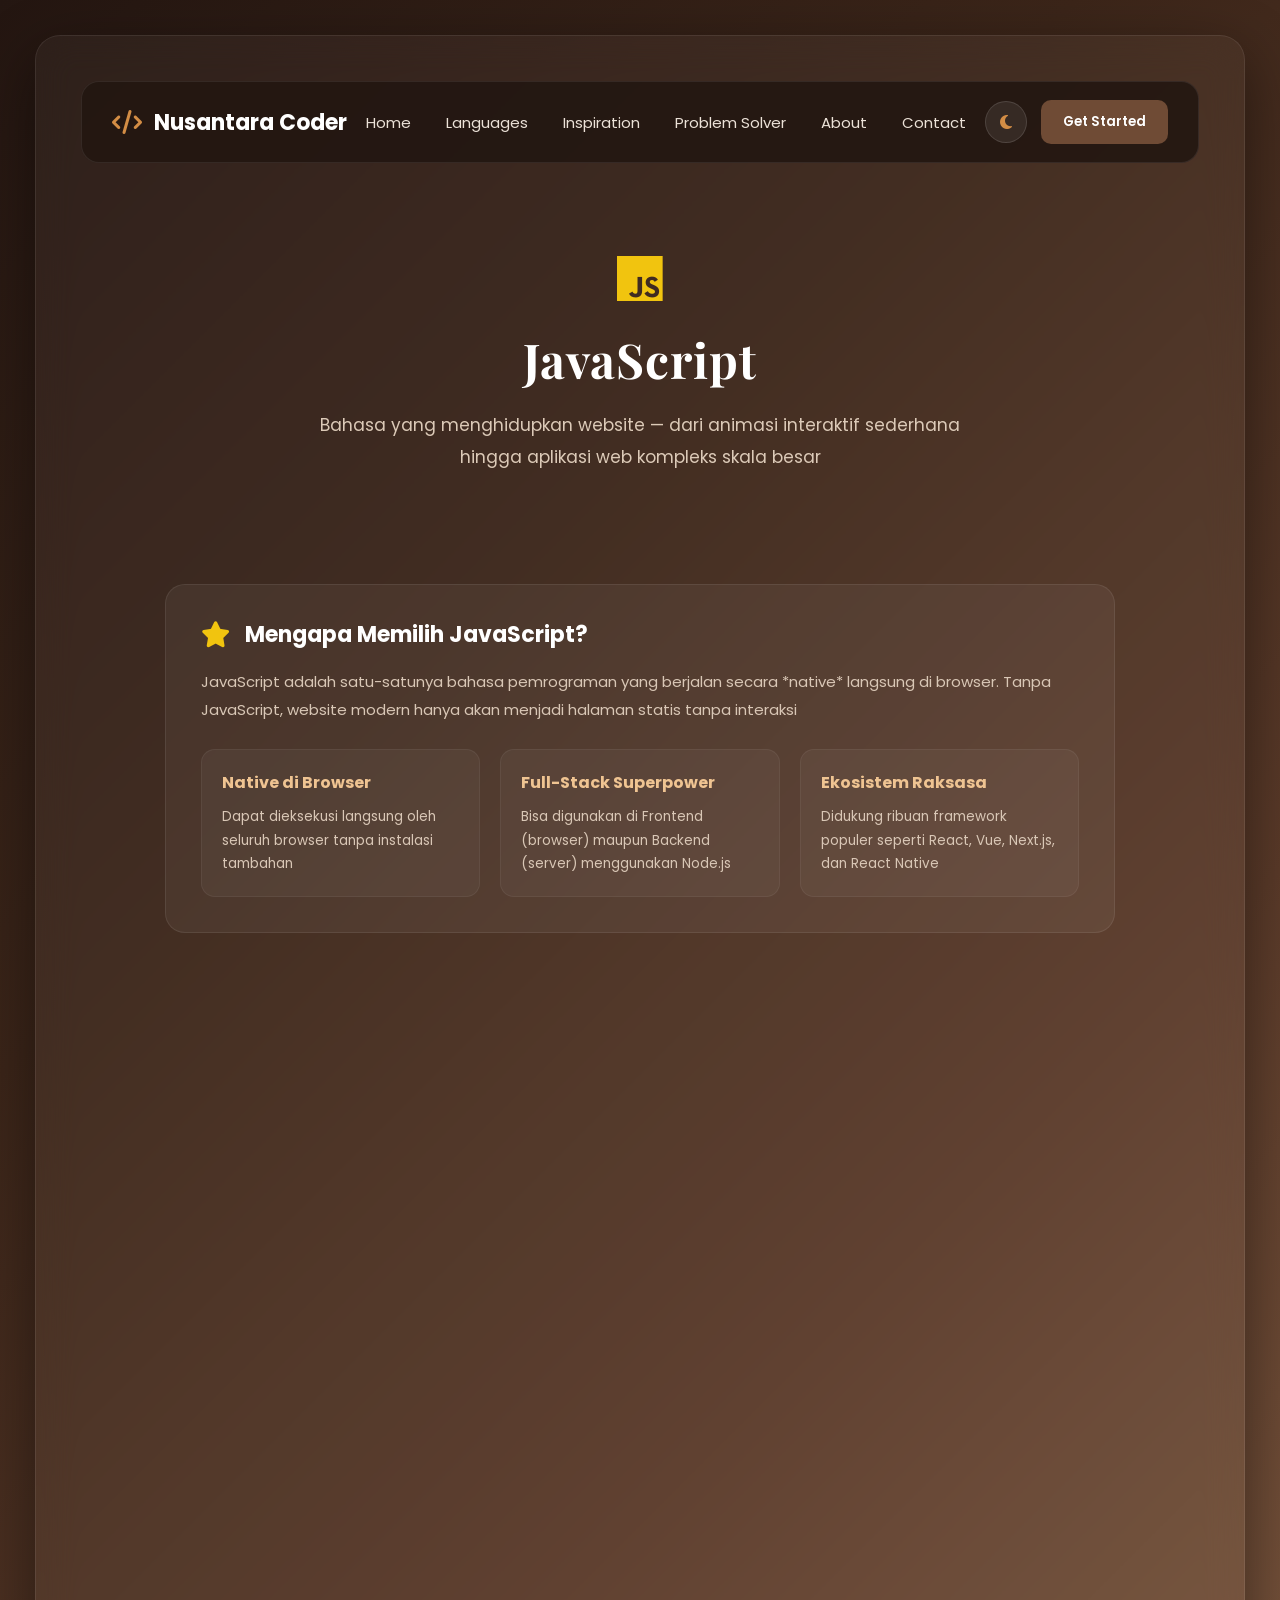
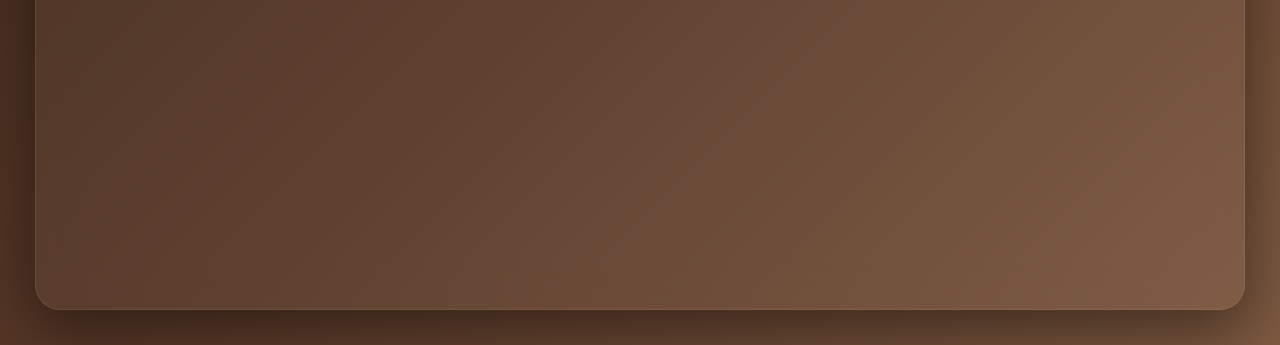
<file: javascript.html>
<!doctype html>
<html lang="en">
  <head>
    <meta charset="UTF-8" />
    <meta name="viewport" content="width=device-width, initial-scale=1.0" />
    <title>JavaScript - Nusantara Coder</title>
    <link rel="stylesheet" href="style.css" />
    <link rel="preconnect" href="https://fonts.googleapis.com" />
    <link rel="preconnect" href="https://fonts.gstatic.com" crossorigin />
    <link
      href="https://fonts.googleapis.com/css2?family=Poppins:wght@300;400;600;700&family=PlayFair+Display:wght@700&display=swap"
      rel="stylesheet"
    />
    <link
      rel="stylesheet"
      href="https://cdnjs.cloudflare.com/ajax/libs/font-awesome/6.7.2/css/all.min.css"
    />
  </head>
  <body>
<div class="scroll-progress-bar" id="scrollProgressBar"></div>
<button class="back-to-top" id="backToTop" aria-label="Back to top">
    <i class="fa-solid fa-arrow-up"></i>
</button>
    <div class="container">
      <!-- Navigation -->
      <nav class="navbar">
        <div class="nav-logo">
          <i class="fa-solid fa-code"></i>
          Nusantara Coder
        </div>

        <div class="hamburger">
          <i class="fa-solid fa-bars"></i>
        </div>

        <ul class="nav-links">
          <li><a href="index.html">Home</a></li>
          <li><a href="index.html#languages">Languages</a></li>
          <li><a href="inspiration.html">Inspiration</a></li>
          <li><a href="problem-solver.html">Problem Solver</a></li>
          <li><a href="about.html">About</a></li>
          <li><a href="contact.html">Contact</a></li>
        </ul>
        <div class="nav-actions">
          <button class="theme-toggle" id="themeToggle" aria-label="Toggle theme">
            <i class="fa-solid fa-moon"></i>
          </button>
          <button class="nav-cta">Get Started</button>
        </div>
      </nav>

      <section class="detail-hero scroll-hidden">
        <i class="fa-brands fa-js" style="color: #f1c40f;"></i>
        <h1>JavaScript</h1>
        <p>
          Bahasa yang menghidupkan website — dari animasi interaktif sederhana hingga aplikasi web kompleks skala besar
        </p>
      </section>

      <section class="detail-section">
        
        <div class="problem-card scroll-hidden">
          <div class="problem-title">
            <i class="fa-solid fa-star" style="color: #f1c40f;"></i>
            <h3>Mengapa Memilih JavaScript?</h3>
          </div>
          <p class="problem-desc">
            JavaScript adalah satu-satunya bahasa pemrograman yang berjalan secara *native* langsung di browser. Tanpa JavaScript, website modern hanya akan menjadi halaman statis tanpa interaksi
          </p>

          <div class="idea-grid">
            <div class="idea-card">
              <h4>Native di Browser</h4>
              <p>Dapat dieksekusi langsung oleh seluruh browser tanpa instalasi tambahan</p>
            </div>
            <div class="idea-card">
              <h4>Full-Stack Superpower</h4>
              <p>Bisa digunakan di Frontend (browser) maupun Backend (server) menggunakan Node.js</p>
            </div>
            <div class="idea-card">
              <h4>Ekosistem Raksasa</h4>
              <p>Didukung ribuan framework populer seperti React, Vue, Next.js, dan React Native</p>
            </div>
          </div>
        </div>

        <div class="problem-card scroll-hidden">
          <div class="problem-title">
            <i class="fa-solid fa-laptop-code" style="color: #d7893f;"></i>
            <h3>Uji Coba Kode JavaScript</h3>
          </div>
          <p class="problem-desc">
            Uji eksekusi logika JavaScript secara langsung di browser kamu dengan menekan tombol di bawah:
          </p>

          <div class="solution-box">
            <div class="solution-header">
              <div class="solution-label">
                <i class="fa-solid fa-code"></i> Contoh Program: Simulasi Tema Web
              </div>
              <button class="run-btn" onclick="runCode('javascript', this)">
                <i class="fa-solid fa-play"></i> Jalankan Kode
              </button>
            </div>

            <pre><code class="code-block">console.log("--- SIMULASI TEMA WEB ---");
let isDarkMode = true;

if (isDarkMode) {
    console.log("Status: Dark Mode Aktif (Latar belakang gelap)");
} else {
    console.log("Status: Light Mode Aktif (Latar belakang terang)");
}</code></pre>

            <div class="code-output" style="display: none;">
              <div class="output-header">Hasil Output Terminal:</div>
              <pre class="output-text">Memproses kode...</pre>
            </div>
          </div>
        </div>

        <div class="problem-card scroll-hidden">
          <div class="problem-title">
            <i class="fa-solid fa-map-location-dot" style="color: #3498db;"></i>
            <h3>Roadmap Belajar JavaScript</h3>
          </div>
          <div class="idea-grid">
            <div class="idea-card">
              <h4>1. Dasar & DOM</h4>
              <p>Pahami variabel, function, array, object, serta manipulasi elemen HTML lewat DOM handling</p>
            </div>
            <div class="idea-card">
              <h4>2. Asynchronous JS</h4>
              <p>Pelajari konsep Promises, Async/Await, dan cara mengambil data dari REST API menggunakan <code>fetch()</code></p>
            </div>
            <div class="idea-card">
              <h4>3. Framework & Backend</h4>
              <p>Lanjutkan ke framework modern seperti React/Vue untuk Web UI, atau Node.js untuk aplikasi Backend</p>
            </div>
          </div>
        </div>

        <a href="index.html" class="back-link scroll-hidden">&larr; Kembali ke Home</a>
      </section>
    </div>

    <script src="script.js"></script>
  </body>
</html>
</file>
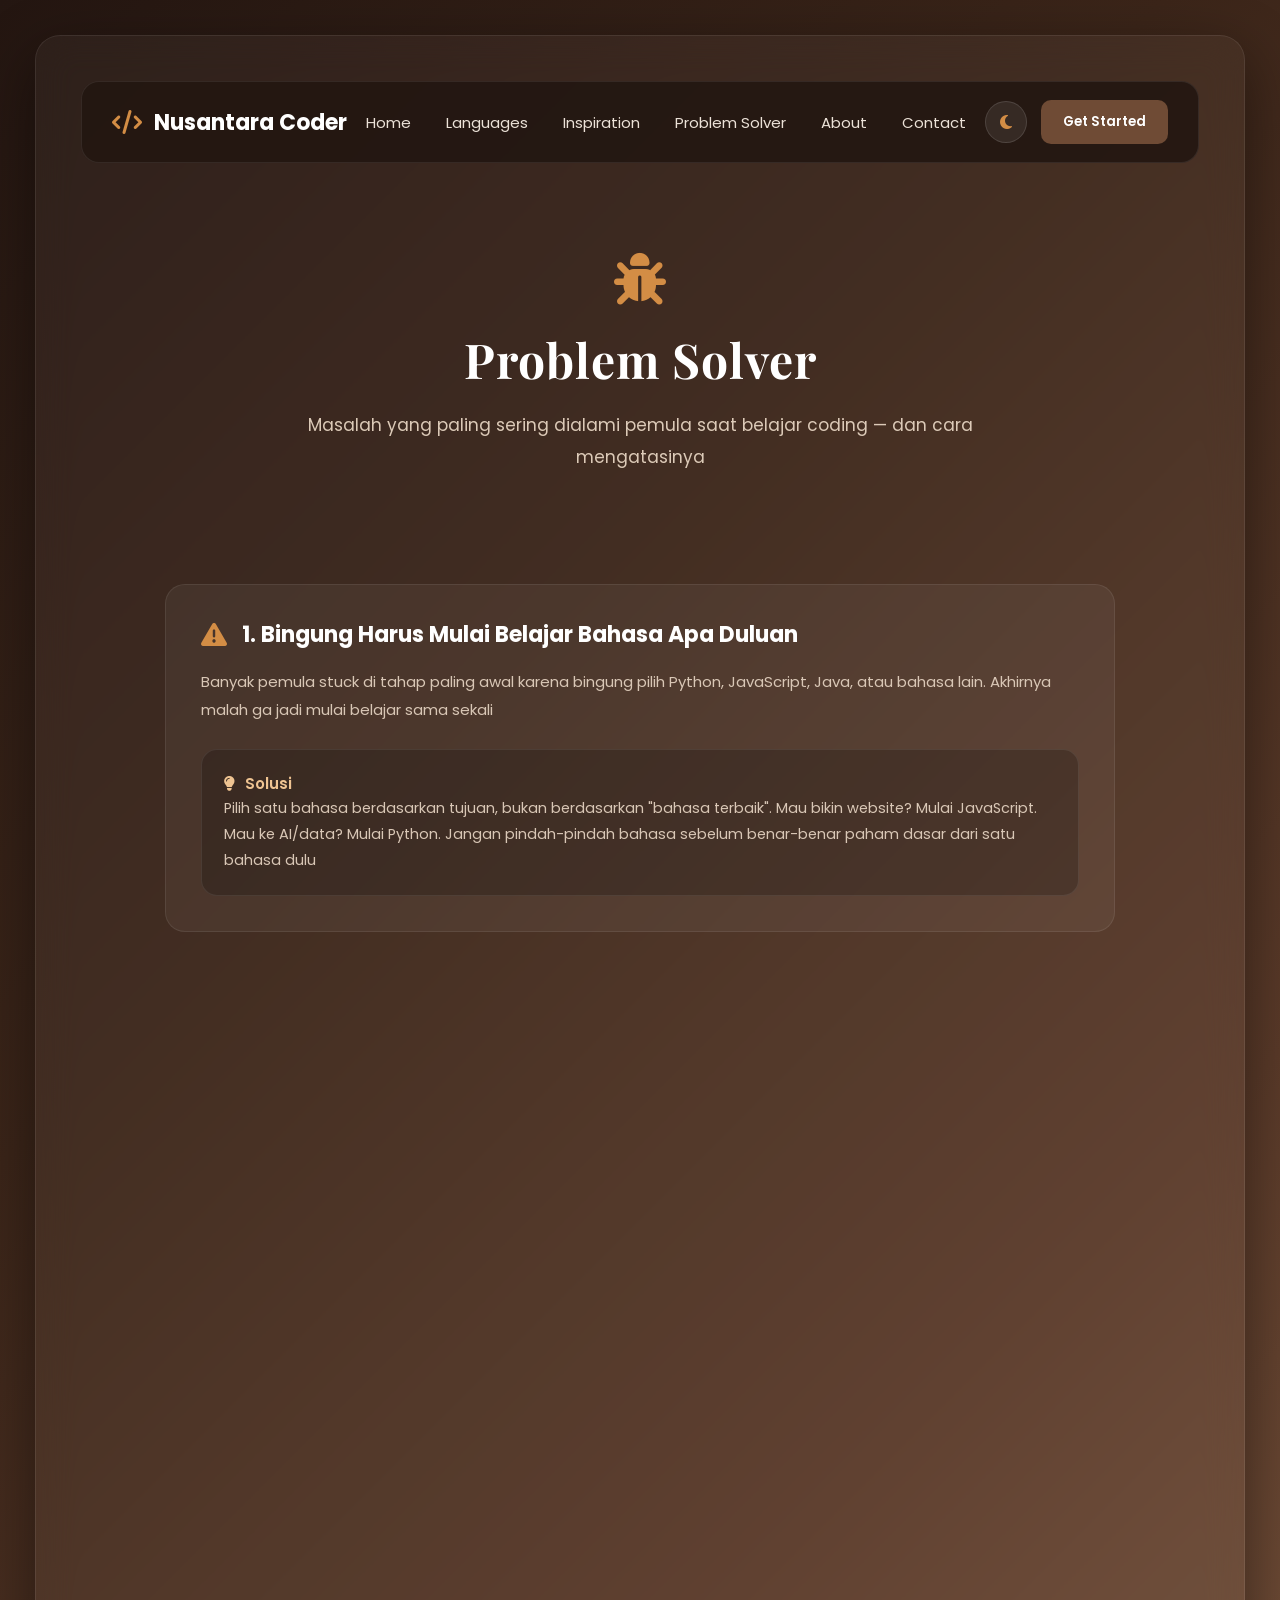
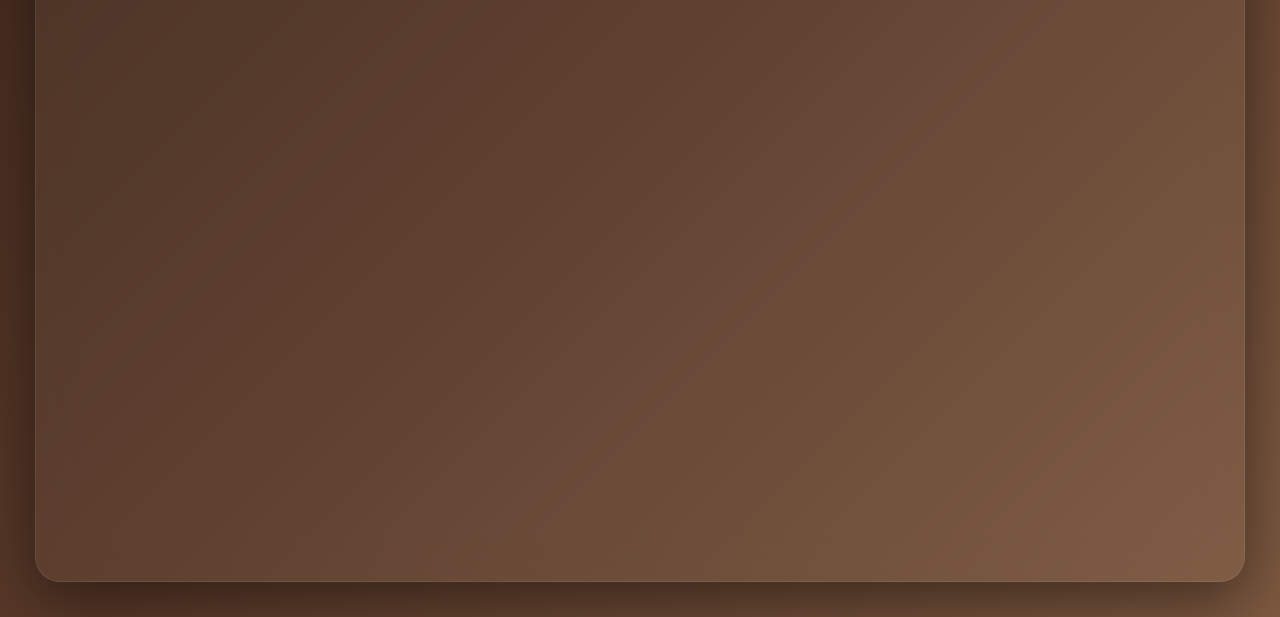
<file: problem-solver.html>
<!doctype html>
<html lang="en">
  <head>
    <meta charset="UTF-8" />
    <meta name="viewport" content="width=device-width, initial-scale=1.0" />
    <title>Problem Solver - Nusantara Coder</title>
    <link rel="stylesheet" href="style.css" />
    <link rel="preconnect" href="https://fonts.googleapis.com" />
    <link rel="preconnect" href="https://fonts.gstatic.com" crossorigin />
    <link
      href="https://fonts.googleapis.com/css2?family=Poppins:wght@300;400;600;700&family=PlayFair+Display:wght@700&display=swap"
      rel="stylesheet"
    />
    <link
      rel="stylesheet"
      href="https://cdnjs.cloudflare.com/ajax/libs/font-awesome/6.7.2/css/all.min.css"
    />
  </head>
  <body>
<div class="scroll-progress-bar" id="scrollProgressBar"></div>
<button class="back-to-top" id="backToTop" aria-label="Back to top">
    <i class="fa-solid fa-arrow-up"></i>
</button>
    <div class="container">
      <nav class="navbar">
        <div class="nav-logo">
          <i class="fa-solid fa-code"></i>
          Nusantara Coder
        </div>
        
        <div class="hamburger">
          <i class="fa-solid fa-bars"></i>
        </div>

        <ul class="nav-links">
          <li><a href="index.html">Home</a></li>
          <li><a href="index.html#languages">Languages</a></li>
          <li><a href="inspiration.html">Inspiration</a></li>
          <li><a href="problem-solver.html">Problem Solver</a></li>
          <li><a href="about.html">About</a></li>
          <li><a href="contact.html">Contact</a></li>
        </ul>
        <div class="nav-actions">
          <button class="theme-toggle" id="themeToggle" aria-label="Toggle theme">
            <i class="fa-solid fa-moon"></i>
          </button>
          <button class="nav-cta">Get Started</button>
        </div>
      </nav>

      <section class="detail-hero scroll-hidden">
        <i class="fa-solid fa-bug"></i>
        <h1>Problem Solver</h1>
        <p>
          Masalah yang paling sering dialami pemula saat belajar coding — dan
          cara mengatasinya
        </p>
      </section>

      <section class="detail-section">
        <div class="problem-card scroll-hidden">
          <div class="problem-title">
            <i class="fa-solid fa-triangle-exclamation"></i>
            <h3>1. Bingung Harus Mulai Belajar Bahasa Apa Duluan</h3>
          </div>
          <p class="problem-desc">
            Banyak pemula stuck di tahap paling awal karena bingung pilih
            Python, JavaScript, Java, atau bahasa lain. Akhirnya malah ga jadi
            mulai belajar sama sekali
          </p>
          <div class="solution-box">
            <div class="solution-label">
              <i class="fa-solid fa-lightbulb"></i> Solusi
            </div>
            <p>
              Pilih satu bahasa berdasarkan tujuan, bukan berdasarkan "bahasa
              terbaik". Mau bikin website? Mulai JavaScript. Mau ke AI/data?
              Mulai Python. Jangan pindah-pindah bahasa sebelum benar-benar
              paham dasar dari satu bahasa dulu
            </p>
          </div>
        </div>

        <div class="problem-card scroll-hidden">
          <div class="problem-title">
            <i class="fa-solid fa-triangle-exclamation"></i>
            <h3>2. Paham Teori Tapi Ga Bisa Praktik Sendiri</h3>
          </div>
          <p class="problem-desc">
            Habis nonton tutorial atau baca materi, kelihatannya ngerti — tapi
            begitu disuruh bikin program sendiri dari nol, tiba-tiba blank
          </p>
          <div class="solution-box">
            <div class="solution-label">
              <i class="fa-solid fa-lightbulb"></i> Solusi
            </div>
            <p>
              Ini normal dan namanya "tutorial hell". Solusinya: setiap habis
              belajar satu konsep, langsung praktik bikin proyek kecil tanpa
              nonton tutorial lagi, walau hasilnya jelek atau error. Ngoding itu
              skill yang dibangun dari nyoba-nyoba, bukan dari nonton doang
            </p>
          </div>
        </div>

        <div class="problem-card scroll-hidden">
          <div class="problem-title">
            <i class="fa-solid fa-triangle-exclamation"></i>
            <h3>3. Panik dan Nyerah Begitu Muncul Error</h3>
          </div>
          <p class="problem-desc">
            Baru lihat tulisan merah error di layar udah langsung down duluan,
            padahal errornya kadang cuma typo kecil atau titik koma yang lupa
            ditulis
          </p>
          <div class="solution-box">
            <div class="solution-label">
              <i class="fa-solid fa-lightbulb"></i> Solusi
            </div>
            <p>
              Error itu bagian normal dari coding, bukan tanda kamu gagal.
              Biasakan baca pesan errornya pelan-pelan — biasanya udah kasih tau
              baris berapa dan masalahnya apa. Kalau masih bingung, copy pesan
              errornya dan cari di Google atau tanya AI, hampir semua error
              pemula udah pernah dialami orang lain
            </p>
          </div>
        </div>

        <div class="problem-card scroll-hidden">
          <div class="problem-title">
            <i class="fa-solid fa-triangle-exclamation"></i>
            <h3>4. Ngerasa Ketinggalan Dibanding Orang Lain</h3>
          </div>
          <p class="problem-desc">
            Lihat orang lain di media sosial udah jago bikin aplikasi keren,
            sementara diri sendiri masih struggling bikin program sederhana.
            Jadi minder dan berpikir "mungkin aku emang ga bakat coding"
          </p>
          <div class="solution-box">
            <div class="solution-label">
              <i class="fa-solid fa-lightbulb"></i> Solusi
            </div>
            <p>
              Yang keliatan di media sosial itu hasil akhir, bukan proses gagal
              berkali-kali di baliknya. Fokus bandingin progress diri sendiri
              hari ini vs kemarin, bukan sama orang lain yang udah belajar lebih
              lama. Konsisten sedikit-sedikit jauh lebih penting daripada cepat
              tapi berhenti di tengah jalan
            </p>
          </div>
        </div>

        <a href="index.html" class="back-link scroll-hidden">&larr; Kembali ke Home</a>
      </section>
    </div>
    <script src="script.js"></script>
  </body>
</html>
</file>
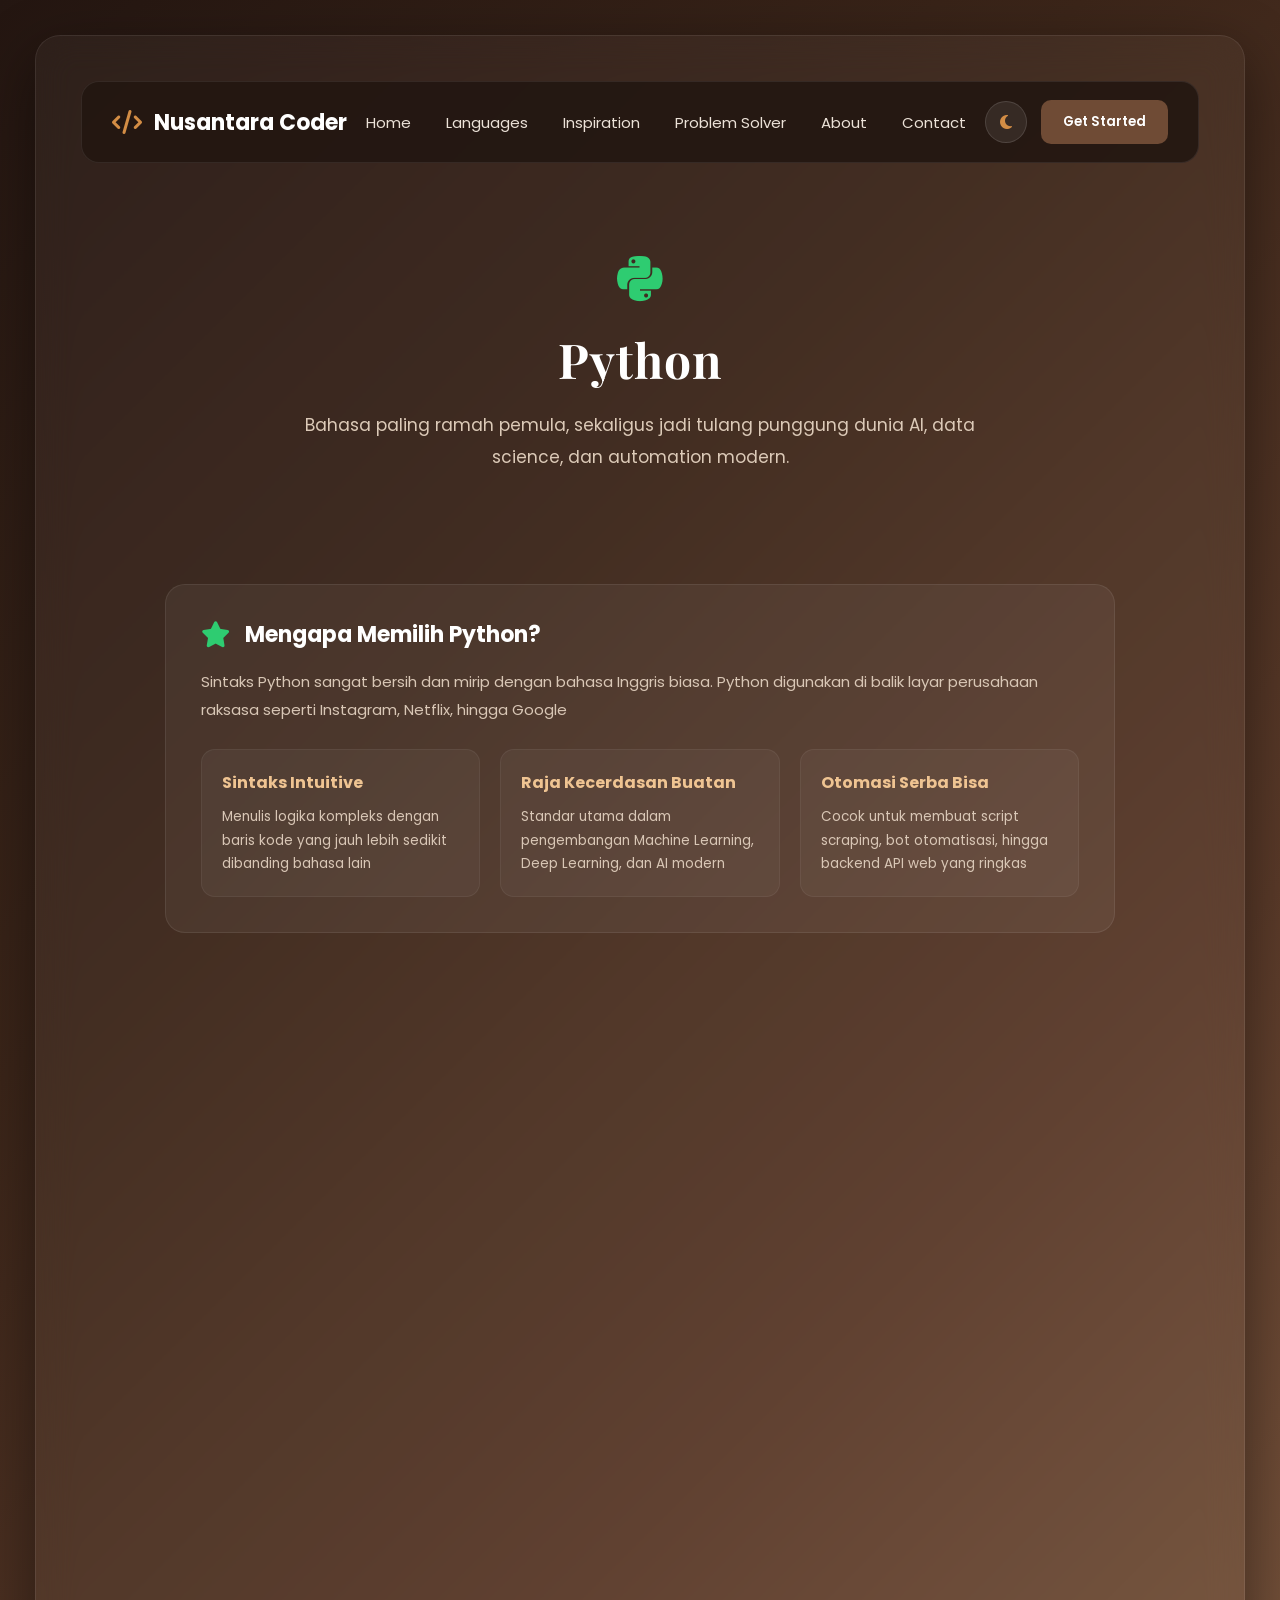
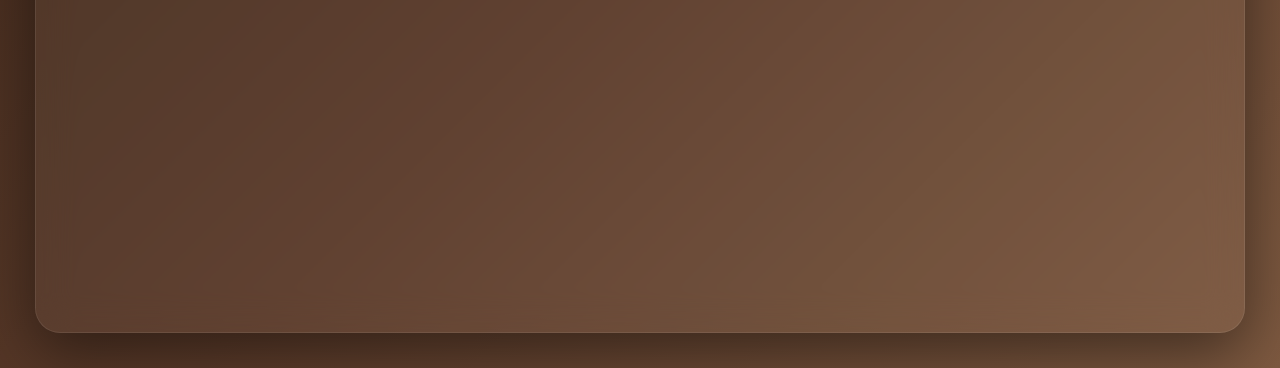
<file: python.html>
<!doctype html>
<html lang="en">
  <head>
    <meta charset="UTF-8" />
    <meta name="viewport" content="width=device-width, initial-scale=1.0" />
    <title>Python - Nusantara Coder</title>
    <link rel="stylesheet" href="style.css" />
    <link rel="preconnect" href="https://fonts.googleapis.com" />
    <link rel="preconnect" href="https://fonts.gstatic.com" crossorigin />
    <link
      href="https://fonts.googleapis.com/css2?family=Poppins:wght@300;400;600;700&family=PlayFair+Display:wght@700&display=swap"
      rel="stylesheet"
    />
    <link
      rel="stylesheet"
      href="https://cdnjs.cloudflare.com/ajax/libs/font-awesome/6.7.2/css/all.min.css"
    />
  </head>
  <body>
<div class="scroll-progress-bar" id="scrollProgressBar"></div>
<button class="back-to-top" id="backToTop" aria-label="Back to top">
    <i class="fa-solid fa-arrow-up"></i>
</button>
    <div class="container">
      <!-- Navigation -->
      <nav class="navbar">
        <div class="nav-logo">
          <i class="fa-solid fa-code"></i>
          Nusantara Coder
        </div>

        <div class="hamburger">
          <i class="fa-solid fa-bars"></i>
        </div>

        <ul class="nav-links">
          <li><a href="index.html">Home</a></li>
          <li><a href="index.html#languages">Languages</a></li>
          <li><a href="inspiration.html">Inspiration</a></li>
          <li><a href="problem-solver.html">Problem Solver</a></li>
          <li><a href="about.html">About</a></li>
          <li><a href="contact.html">Contact</a></li>
        </ul>
        <div class="nav-actions">
          <button class="theme-toggle" id="themeToggle" aria-label="Toggle theme">
            <i class="fa-solid fa-moon"></i>
          </button>
          <button class="nav-cta">Get Started</button>
        </div>
      </nav>

      <section class="detail-hero scroll-hidden">
        <i class="fa-brands fa-python" style="color: #2ecc71"></i>
        <h1>Python</h1>
        <p>
          Bahasa paling ramah pemula, sekaligus jadi tulang punggung dunia AI,
          data science, dan automation modern.
        </p>
      </section>

      <section class="detail-section">
        <div class="problem-card scroll-hidden">
          <div class="problem-title">
            <i class="fa-solid fa-star" style="color: #2ecc71"></i>
            <h3>Mengapa Memilih Python?</h3>
          </div>
          <p class="problem-desc">
            Sintaks Python sangat bersih dan mirip dengan bahasa Inggris biasa.
            Python digunakan di balik layar perusahaan raksasa seperti
            Instagram, Netflix, hingga Google
          </p>

          <div class="idea-grid">
            <div class="idea-card">
              <h4>Sintaks Intuitive</h4>
              <p>
                Menulis logika kompleks dengan baris kode yang jauh lebih
                sedikit dibanding bahasa lain
              </p>
            </div>
            <div class="idea-card">
              <h4>Raja Kecerdasan Buatan</h4>
              <p>
                Standar utama dalam pengembangan Machine Learning, Deep
                Learning, dan AI modern
              </p>
            </div>
            <div class="idea-card">
              <h4>Otomasi Serba Bisa</h4>
              <p>
                Cocok untuk membuat script scraping, bot otomatisasi, hingga
                backend API web yang ringkas
              </p>
            </div>
          </div>
        </div>

        <div class="problem-card scroll-hidden">
          <div class="problem-title">
            <i class="fa-solid fa-laptop-code" style="color: #d7893f"></i>
            <h3>Uji Coba Kode Python</h3>
          </div>
          <p class="problem-desc">
            Klik tombol di bawah ini untuk melihat simulasi eksekusi kode Python
            secara langsung di terminal web:
          </p>

          <div class="solution-box">
            <div class="solution-header">
              <div class="solution-label">
                <i class="fa-solid fa-code"></i> Contoh Program: Bot Respons
                Otomatis
              </div>
              <button class="run-btn" onclick="runCode('python', this)">
                <i class="fa-solid fa-play"></i> Jalankan Kode
              </button>
            </div>

            <pre><code class="code-block">print("--- CHATBOT SIMULASI ---")
pesan = "halo"

if "halo" in pesan:
    print("Bot: Halo juga! Ada yang bisa saya bantu dalam belajar coding?")
elif "keluar" in pesan:
    print("Bot: Sampai jumpa lagi!")
else:
    print("Bot: Maaf, saya belum paham.")</code></pre>

            <div class="code-output" style="display: none">
              <div class="output-header">Hasil Output Terminal:</div>
              <pre class="output-text">Memproses kode...</pre>
            </div>
          </div>
        </div>

        <div class="problem-card scroll-hidden">
          <div class="problem-title">
            <i class="fa-solid fa-map-location-dot" style="color: #3498db"></i>
            <h3>Roadmap Belajar Python</h3>
          </div>
          <div class="idea-grid">
            <div class="idea-card">
              <h4>1. Pondasi Dasar</h4>
              <p>
                Kuasai variabel, tipe data (list, dict, tuple), perulangan
                (loops), pengondisian, dan fungsi (functions)
              </p>
            </div>
            <div class="idea-card">
              <h4>2. Library Popular</h4>
              <p>
                Mulai eksplorasi library <code>pandas</code> untuk olah data dan
                <code>requests</code> untuk komunikasi web API
              </p>
            </div>
            <div class="idea-card">
              <h4>3. Spesialisasi</h4>
              <p>
                Pilih jalur minatmu: Web Dev (Django/Flask), Automation
                Scripting, atau AI & Data Science (Scikit-Learn/TensorFlow)
              </p>
            </div>
          </div>
        </div>

        <a href="index.html" class="back-link scroll-hidden"
          >&larr; Kembali ke Home</a
        >
      </section>
    </div>

    <script src="script.js"></script>
  </body>
</html>
</file>
<file: style.css>
/* ===============================
   GOOGLE FONT
==================================*/
@import url('https://fonts.googleapis.com/css2?family=Poppins:wght@300;400;500;600;700&family=Playfair+Display:wght@700&display=swap');

*{
    margin:0;
    padding:0;
    box-sizing:border-box;
    font-family:'Poppins',sans-serif;
    scroll-behavior:smooth;
}

body{
    background:linear-gradient(135deg,#241611,#3b2519,#5a3a29,#7d5940);
    color:#fff;
    min-height:100vh;
    padding:35px;
}

.container{
    max-width:1250px;
    margin:auto;
    background:rgba(255,255,255,.04);
    backdrop-filter:blur(18px);
    border:1px solid rgba(255,255,255,.08);
    border-radius:25px;
    padding:45px;
    box-shadow:0 20px 60px rgba(0,0,0,.45);
}



/* ===============================
   NAVBAR
==================================*/

.navbar{
    display:flex;
    justify-content:space-between;
    align-items:center;

    background:rgba(35,23,17,.9);

    border:1px solid rgba(255,255,255,.08);

    border-radius:18px;

    padding:18px 30px;

    position:sticky;

    top:20px;

    z-index:999;

    backdrop-filter:blur(18px);
}

.nav-logo{

display:flex;

align-items:center;

gap:12px;

font-size:22px;

font-weight:700;

}

.nav-logo i{

font-size:24px;

color:#d38d45;

}

.nav-links{

display:flex;

gap:35px;

list-style:none;

}

.nav-links a{

text-decoration:none;

color:#ece2d8;

font-size:15px;

transition:.3s;

}

.nav-links a:hover{

color:#d38d45;

}

.nav-cta{

background:#6f4b35;

border:none;

padding:12px 22px;

border-radius:10px;

color:white;

cursor:pointer;

font-weight:600;

transition:.3s;

}

.nav-cta:hover{

background:#d38d45;

color:#22140f;

transform:translateY(-2px);

}

.hamburger{

display:none;

font-size:28px;

cursor:pointer;

color:#d38d45;

}



/* ===============================
   HERO
==================================*/

.hero{

text-align:center;

padding:90px 30px 60px;

}

.hero h1{

font-size:58px;

font-family:"Playfair Display",serif;

margin-bottom:20px;

letter-spacing:2px;

}

.divider{

width:80px;

height:3px;

margin:auto;

background:#b67d4a;

border-radius:10px;

margin-bottom:25px;

}

.hero-subtitle{

max-width:700px;

margin:auto;

font-size:18px;

line-height:1.9;

color:#dccab8;

}



/* ===============================
   LANGUAGE SECTION
==================================*/

.lang-cards{
    display:grid;
    grid-template-columns:repeat(2,minmax(330px,1fr));
    gap:35px;
    max-width:900px;
    margin:90px auto;
    align-items:stretch;
}



.lang-card-2{

background:rgba(255,255,255,.05);

border:1px solid rgba(255,255,255,.08);

border-radius:18px;

padding:35px 25px;

display:flex;

flex-direction:column;

transition:.35s;

}

.lang-card-2:hover{

transform:translateY(-10px);

box-shadow:0 20px 35px rgba(0,0,0,.35);

border-color:#c98a3f;

}

.lang-card-2 i{

font-size:48px;

color:#d38d45;

margin-bottom:20px;

}

.lang-card-2 h3{

font-size:24px;

margin-bottom:12px;

}

.mini-divider{

width:35px;

height:3px;

background:#b67d4a;

margin-bottom:18px;

border-radius:10px;

}

.lang-card-2 p{

line-height:1.8;

color:#d9c7b6;

font-size:14px;

margin-bottom:25px;

}

.explore-btn{

margin-top:auto;

text-decoration:none;

background:#5f3d2c;

color:white;

padding:12px;

border-radius:10px;

font-size:14px;

display:flex;

justify-content:center;

align-items:center;

gap:8px;

transition:.3s;

}

.explore-btn:hover{

background:#d38d45;

color:#241611;

}



/* ===============================
   QUOTE
==================================*/

.quote-footer{

text-align:center;

margin-top:70px;

padding:40px 20px;

}

.quote-footer p{

font-size:22px;

font-style:italic;

color:#efe5d8;

margin-bottom:10px;

}

.quote-footer span{

color:#c98a3f;

font-size:15px;

}
/*==================================
      FEATURED INSPIRATION
==================================*/

.featured{
    margin-top:90px;
}

.section-title{
    text-align:center;
    margin-bottom:55px;
}

.section-title h2{
    font-size:42px;
    font-family:"Playfair Display",serif;
    margin-bottom:15px;
    color:#fff;
}

.section-title p{
    color:#d9c7b6;
    font-size:16px;
}

.featured-grid{
    display:grid;
    grid-template-columns:repeat(2,1fr);
    gap:35px;
}

.featured-card{
    background:rgba(255,255,255,.05);
    border:1px solid rgba(255,255,255,.08);
    border-radius:22px;
    overflow:hidden;
    transition:.35s;
}

.featured-card:hover{
    transform:translateY(-10px);
    border-color:#d38d45;
    box-shadow:0 25px 40px rgba(0,0,0,.35);
}

.featured-card img{
    width:100%;
    height:230px;
    object-fit:cover;
}

.featured-content{
    padding:28px;
}

.featured-content span{
    color:#d38d45;
    font-size:13px;
    letter-spacing:1px;
    text-transform:uppercase;
}

.featured-content h3{
    margin:15px 0;
    font-size:26px;
}

.featured-content p{
    color:#d8c8b7;
    line-height:1.8;
    margin-bottom:22px;
}

.featured-content a{
    display:inline-flex;
    gap:8px;
    align-items:center;
    color:#d38d45;
    text-decoration:none;
    font-weight:600;
}

.featured-content a:hover{
    color:#fff;
}



/*==================================
         WHY CHOOSE US
==================================*/

.why-us{
    margin-top:100px;
}

.why-grid{
    display:grid;
    grid-template-columns:repeat(3,1fr);
    gap:30px;
}

.why-card{
    background:rgba(255,255,255,.04);
    border:1px solid rgba(255,255,255,.08);
    border-radius:20px;
    padding:35px;
    text-align:center;
    transition:.3s;
}

.why-card:hover{
    transform:translateY(-8px);
    border-color:#d38d45;
}

.why-card i{
    font-size:42px;
    color:#d38d45;
    margin-bottom:20px;
}

.why-card h3{
    margin-bottom:15px;
    font-size:23px;
}

.why-card p{
    color:#d9c7b6;
    line-height:1.8;
}



/*==================================
        FAQ ACCORDION
==================================*/

.faq{
    margin-top:100px;
}

.faq h2{
    text-align:center;
    font-size:42px;
    font-family:"Playfair Display",serif;
    margin-bottom:15px;
}

.faq-desc{
    text-align:center;
    color:#d7c3b0;
    margin-bottom:45px;
}

.faq-item{
    margin-bottom:20px;
    background:rgba(255,255,255,.05);
    border-radius:16px;
    overflow:hidden;
    border:1px solid rgba(255,255,255,.08);
}

.faq-question{
    width:100%;
    background:none;
    border:none;
    color:white;
    padding:24px 30px;
    display:flex;
    justify-content:space-between;
    align-items:center;
    cursor:pointer;
    font-size:18px;
    font-weight:600;
    transition:.3s;
}

.faq-question:hover{
    background:rgba(255,255,255,.04);
}

.faq-question i{
    transition:.35s;
}

.faq-item.active i{
    transform:rotate(180deg);
}

.faq-answer{
    max-height:0;
    overflow:hidden;
    transition:max-height .4s ease;
    padding:0 30px;
}

.faq-item.active .faq-answer{
    max-height:300px;
    padding:0 30px 25px;
}

.faq-answer p{
    color:#d8c8b7;
    line-height:1.8;
}

.faq-answer strong{
    color:#d38d45;
}
/*==================================
          CALL TO ACTION
==================================*/

.cta{
    margin-top:100px;
    text-align:center;
    padding:70px 40px;
    background:linear-gradient(135deg,#6a442f,#8a623f);
    border-radius:25px;
    box-shadow:0 20px 40px rgba(0,0,0,.25);
}

.cta h2{
    font-size:42px;
    font-family:"Playfair Display",serif;
    margin-bottom:15px;
}

.cta p{
    color:#efe3d5;
    font-size:17px;
    margin-bottom:35px;
}

.cta a{
    display:inline-block;
    padding:15px 35px;
    background:#fff;
    color:#4e3427;
    text-decoration:none;
    border-radius:12px;
    font-weight:600;
    transition:.3s;
}

.cta a:hover{
    transform:translateY(-4px);
    background:#f5e6d7;
}



/*==================================
              FOOTER
==================================*/

footer{
    margin-top:90px;
    padding:40px 0 10px;
    text-align:center;
    border-top:1px solid rgba(255,255,255,.08);
}

footer p{
    color:#cdb8a4;
    margin:8px 0;
    font-size:14px;
}



/*==================================
          SCROLL ANIMATION
==================================*/

.scroll-hidden{
    opacity:0;
    transform:translateY(50px);
    transition:all .8s ease;
}

.scroll-show{
    opacity:1;
    transform:translateY(0);
}



/*==================================
             RESPONSIVE
==================================*/

@media(max-width:1100px){

.lang-cards{
    grid-template-columns:repeat(2,1fr);
}

.featured-grid{
    grid-template-columns:1fr;
}

.why-grid{
    grid-template-columns:1fr;
}

}



@media(max-width:768px){

body{
    padding:15px;
}

.container{
    padding:25px;
}

.hero h1{
    font-size:38px;
}

.hero-subtitle{
    font-size:15px;
}

.section-title h2,
.faq h2,
.cta h2{
    font-size:32px;
}

.lang-cards{
    grid-template-columns:1fr;
}

.navbar{
    position:relative;
    flex-wrap:wrap;
}

.nav-logo{
    order:1;
}

.nav-actions{
    order:2;
    margin-left:auto;
    gap:10px;
}

.hamburger{
    display:block;
    order:3;
}

.theme-toggle{
    width:38px;
    height:38px;
    min-width:38px;
    font-size:14px;
}

.nav-links{
    display:none;
    order:4;
    flex-basis:100%;
    flex-direction:column;
    gap:0;
    position:absolute;
    top:calc(100% + 10px);
    left:0;
    right:0;
    background:rgba(28,19,13,.98);
    border:1px solid rgba(255,255,255,.08);
    border-radius:16px;
    padding:10px;
    backdrop-filter:blur(18px);
    box-shadow:0 15px 35px rgba(0,0,0,.4);
    z-index:998;
}

.nav-links.active{
    display:flex;
}

.nav-links li{
    width:100%;
    list-style:none;
}

.nav-links li a{
    display:block;
    padding:14px 16px;
    border-radius:10px;
    transition:.25s;
}

.nav-links li a:hover{
    background:rgba(255,255,255,.07);
    color:#d38d45;
}

.nav-cta{
    display:none;
}

.navbar{
    padding:18px 20px;
}

.featured-card img{
    height:200px;
}

.cta{
    padding:50px 25px;
}

}



@media(max-width:500px){

.hero h1{
    font-size:30px;
}

.quote-footer p{
    font-size:18px;
}

.section-title h2,
.faq h2,
.cta h2{
    font-size:27px;
}

.featured-content h3{
    font-size:22px;
}

.why-card{
    padding:25px;
}

.faq-question{
    padding:20px;
    font-size:16px;
}

.faq-answer{
    padding:0 20px;
}

.faq-item.active .faq-answer{
    padding:0 20px 20px;
}

}
/*==========================
        LOADER
==========================*/

#loader{

position:fixed;

top:0;
left:0;

width:100%;
height:100vh;

background:linear-gradient(135deg,#241611,#3b2519,#5a3a29);

display:flex;

justify-content:center;

align-items:center;

z-index:99999;

transition:.7s;

}

.loader-content{

text-align:center;

}

.loader-logo{

width:90px;

height:90px;

margin:auto;

border-radius:50%;

background:#6d472f;

display:flex;

justify-content:center;

align-items:center;

font-size:40px;

color:#d89a4d;

margin-bottom:25px;

animation:spin 2s linear infinite;

}

.loader-content h1{

font-size:40px;

font-family:"Playfair Display",serif;

margin-bottom:15px;

}

.loader-content p{

color:#d7c6b7;

margin-bottom:30px;

}

.loading-bar{

width:260px;

height:7px;

background:#3d2b20;

border-radius:20px;

overflow:hidden;

}

.loading-progress{

width:0;

height:100%;

background:#d89a4d;

animation:loading 2s forwards;

}

@keyframes loading{

100%{

width:100%;

}

}

@keyframes spin{

100%{

transform:rotate(360deg);

}

}
/*==========================
        SEARCH
==========================*/

.search-section{

margin-top:90px;

text-align:center;

}

.search-section h2{

font-size:42px;

font-family:"Playfair Display",serif;

margin-bottom:15px;

}

.search-section p{

color:#d5c2b0;

margin-bottom:35px;

}

.search-box{

max-width:650px;

margin:auto;

background:rgba(255,255,255,.05);

border:1px solid rgba(255,255,255,.08);

border-radius:15px;

display:flex;

align-items:center;

padding:18px 22px;

transition:.3s;

}

.search-box:hover{

border-color:#d89a4d;

}

.search-box:focus-within{

border-color:#d89a4d;

box-shadow:0 0 20px rgba(216,154,77,.3);

}

.search-box i{

font-size:20px;

margin-right:15px;

color:#d89a4d;

}

.search-box input{

flex:1;

background:none;

border:none;

outline:none;

font-size:16px;

color:white;

}

.search-box input::placeholder{

color:#bca897;

}
/*==========================
        ROADMAP
==========================*/

.roadmap{

margin-top:100px;

}

.roadmap-progress{

width:100%;

height:14px;

background:rgba(255,255,255,.08);

border-radius:20px;

overflow:hidden;

margin-top:35px;

}

.progress-fill{

height:100%;

width:0;

background:linear-gradient(90deg,#d89a4d,#ffb347);

transition:.4s;

}

.progress-text{

margin-top:15px;

text-align:center;

font-weight:600;

color:#e8d5c1;

}

.roadmap-list{

margin-top:40px;

display:grid;

grid-template-columns:repeat(2,1fr);

gap:20px;

}

.roadmap-item{

display:flex;

align-items:center;

gap:15px;

padding:20px;

background:rgba(255,255,255,.05);

border:1px solid rgba(255,255,255,.08);

border-radius:15px;

transition:.3s;

cursor:pointer;

}

.roadmap-item:hover{

transform:translateY(-5px);

border-color:#d89a4d;

}

.roadmap-item span{

font-size:18px;

}

.roadmap-item input{

width:22px;

height:22px;

accent-color:#d89a4d;

cursor:pointer;

}

@media(max-width:900px){

.roadmap-list{

grid-template-columns:1fr;

}

}
/*==================================
      DETAIL PAGE HERO
      (about, contact, java, javascript,
       cpp, python, inspiration, problem-solver)
==================================*/

.detail-hero{
    text-align:center;
    padding:90px 30px 50px;
}

.detail-hero i{
    font-size:52px;
    color:#d38d45;
    margin-bottom:22px;
    display:inline-block;
}

.detail-hero h1{
    font-size:48px;
    font-family:"Playfair Display",serif;
    margin-bottom:18px;
    letter-spacing:1px;
}

.detail-hero p{
    max-width:700px;
    margin:auto;
    font-size:17px;
    line-height:1.9;
    color:#dccab8;
}

/*==================================
      DETAIL SECTION / PROBLEM CARDS
==================================*/

.detail-section{
    max-width:950px;
    margin:60px auto 0;
    display:flex;
    flex-direction:column;
    gap:30px;
}

.problem-card{
    background:rgba(255,255,255,.05);
    border:1px solid rgba(255,255,255,.08);
    border-radius:20px;
    padding:35px;
    transition:.3s;
}

.problem-card:hover{
    border-color:#c98a3f;
    box-shadow:0 15px 30px rgba(0,0,0,.3);
}

.problem-title{
    display:flex;
    align-items:center;
    gap:15px;
    margin-bottom:18px;
}

.problem-title i{
    font-size:26px;
    color:#d38d45;
}

.problem-title h3{
    font-size:22px;
    line-height:1.4;
}

.problem-desc{
    color:#d9c7b6;
    line-height:1.85;
    font-size:15px;
}

.problem-desc strong,
.problem-desc b{
    color:#efc492;
}

/*==================================
      IDEA GRID (inside problem cards)
==================================*/

.idea-grid{
    display:grid;
    grid-template-columns:repeat(3,1fr);
    gap:20px;
    margin-top:25px;
}

.idea-card{
    background:rgba(255,255,255,.04);
    border:1px solid rgba(255,255,255,.06);
    border-radius:14px;
    padding:20px;
    transition:.3s;
}

.idea-card:hover{
    transform:translateY(-5px);
    border-color:#d38d45;
}

.idea-card h4{
    color:#efc492;
    font-size:16px;
    margin-bottom:10px;
}

.idea-card p{
    color:#d9c7b6;
    font-size:13.5px;
    line-height:1.75;
}

/*==================================
      SOLUTION / CODE DEMO BOX
==================================*/

.solution-box{
    margin-top:25px;
    background:rgba(0,0,0,.2);
    border:1px solid rgba(255,255,255,.08);
    border-radius:16px;
    padding:22px;
}

.solution-box ul{
    color:#d9c7b6;
    line-height:1.9;
    font-size:14.5px;
    padding-left:22px;
}

.solution-box ul strong{
    color:#efc492;
}

.solution-box > p{
    color:#d9c7b6;
    line-height:1.8;
    font-size:14.5px;
}

.solution-header{
    display:flex;
    justify-content:space-between;
    align-items:center;
    flex-wrap:wrap;
    gap:15px;
    margin-bottom:18px;
}

.solution-label{
    display:flex;
    align-items:center;
    gap:10px;
    font-weight:600;
    color:#efc492;
    font-size:15px;
}

.run-btn{
    background:#d38d45;
    border:none;
    color:#241611;
    padding:10px 20px;
    border-radius:10px;
    font-weight:600;
    font-size:14px;
    cursor:pointer;
    display:flex;
    align-items:center;
    gap:8px;
    transition:.3s;
}

.run-btn:hover{
    background:#efa85c;
    transform:translateY(-2px);
}

.run-btn:disabled{
    opacity:.6;
    cursor:default;
    transform:none;
}

.code-block{
    display:block;
    background:#1c130d;
    border:1px solid rgba(255,255,255,.08);
    border-radius:12px;
    padding:20px;
    overflow-x:auto;
    font-family:'Courier New',monospace;
    font-size:13.5px;
    line-height:1.7;
    color:#e8d9c8;
    white-space:pre;
}

.code-output{
    margin-top:18px;
    background:#120d09;
    border:1px solid rgba(255,255,255,.08);
    border-radius:12px;
    padding:18px 20px;
}

.output-header{
    color:#a08b78;
    font-size:12.5px;
    text-transform:uppercase;
    letter-spacing:1px;
    margin-bottom:10px;
}

.output-text{
    font-family:'Courier New',monospace;
    font-size:13.5px;
    line-height:1.7;
    white-space:pre-wrap;
    color:#2ecc71;
}

/* subtle visual feedback for the JS dark-mode demo toggle */
body.dark-mode-preview .container{
    box-shadow:0 0 0 2px #d38d45,0 20px 60px rgba(0,0,0,.45);
    transition:box-shadow .4s;
}

/*==================================
      BACK LINK
==================================*/

.back-link{
    display:inline-flex;
    align-items:center;
    gap:8px;
    margin:15px auto 0;
    color:#d38d45;
    text-decoration:none;
    font-weight:600;
    font-size:15px;
    transition:.3s;
}

.back-link:hover{
    color:#fff;
    gap:12px;
}

/*==================================
      CONTACT PAGE
==================================*/

.contact-list{
    margin-top:25px;
    display:flex;
    flex-direction:column;
    gap:16px;
}

.contact-item{
    display:flex;
    align-items:center;
    gap:20px;
    background:rgba(255,255,255,.04);
    border:1px solid rgba(255,255,255,.08);
    border-radius:14px;
    padding:20px 25px;
    transition:.3s;
}

.contact-item:hover{
    transform:translateY(-4px);
    border-color:#d38d45;
    background:rgba(255,255,255,.07);
}

.contact-item i{
    font-size:26px;
    color:#d38d45;
    width:32px;
    text-align:center;
}

.contact-item div{
    display:flex;
    flex-direction:column;
    gap:4px;
}

.contact-label{
    font-size:12.5px;
    text-transform:uppercase;
    letter-spacing:1px;
    color:#a08b78;
}

.contact-value{
    font-size:16px;
    font-weight:600;
    color:#efe5d8;
}

/*==================================
      DETAIL PAGES - RESPONSIVE
==================================*/

@media(max-width:768px){

.detail-hero{
    padding:70px 20px 40px;
}

.detail-hero h1{
    font-size:34px;
}

.detail-hero i{
    font-size:42px;
}

.problem-card{
    padding:25px;
}

.idea-grid{
    grid-template-columns:1fr;
}

.solution-header{
    flex-direction:column;
    align-items:flex-start;
}

.run-btn{
    width:100%;
    justify-content:center;
}

}

@media(max-width:500px){

.detail-hero h1{
    font-size:28px;
}

.problem-title{
    align-items:flex-start;
}

.problem-title h3{
    font-size:19px;
}

.contact-item{
    padding:16px 18px;
    gap:14px;
}

}

/*==================================
      NAV ACTIONS / THEME TOGGLE
==================================*/

.nav-actions{
    display:flex;
    align-items:center;
    gap:14px;
}

.theme-toggle{
    background:rgba(255,255,255,.08);
    border:1px solid rgba(255,255,255,.12);
    color:#d38d45;
    width:42px;
    height:42px;
    min-width:42px;
    border-radius:50%;
    display:flex;
    align-items:center;
    justify-content:center;
    cursor:pointer;
    font-size:16px;
    transition:.3s;
}

.theme-toggle:hover{
    background:#d38d45;
    color:#241611;
    transform:rotate(20deg);
}

/*==================================
      SCROLL PROGRESS BAR
==================================*/

.scroll-progress-bar{
    position:fixed;
    top:0;
    left:0;
    height:5px;
    width:0%;
    background:linear-gradient(90deg,#d89a4d,#ffb347);
    z-index:100000;
    transition:width .12s ease-out;
}

/*==================================
      BACK TO TOP BUTTON
==================================*/

.back-to-top{
    position:fixed;
    bottom:30px;
    right:30px;
    width:50px;
    height:50px;
    border-radius:50%;
    background:#d38d45;
    color:#241611;
    border:none;
    font-size:18px;
    cursor:pointer;
    display:flex;
    align-items:center;
    justify-content:center;
    box-shadow:0 10px 25px rgba(0,0,0,.35);
    opacity:0;
    visibility:hidden;
    transform:translateY(15px);
    transition:.3s;
    z-index:9999;
}

.back-to-top.show{
    opacity:1;
    visibility:visible;
    transform:translateY(0);
}

.back-to-top:hover{
    background:#efa85c;
    transform:translateY(-4px);
}

/*==================================
      STATISTICS
==================================*/

.stats{
    margin-top:100px;
}

.stats-grid{
    display:grid;
    grid-template-columns:repeat(4,1fr);
    gap:25px;
    text-align:center;
}

.stat-box{
    background:rgba(255,255,255,.05);
    border:1px solid rgba(255,255,255,.08);
    border-radius:18px;
    padding:35px 20px;
    transition:.3s;
}

.stat-box:hover{
    transform:translateY(-8px);
    border-color:#d38d45;
}

.stat-number{
    font-family:"Playfair Display",serif;
    font-size:42px;
    color:#d38d45;
    margin-bottom:10px;
}

.stat-box p{
    color:#d9c7b6;
    font-size:14px;
}

/*==================================
      COMMON ERROR DATABASE
==================================*/

.error-db{
    margin-top:100px;
}

.error-list{
    display:flex;
    flex-direction:column;
    gap:20px;
    max-width:900px;
    margin:auto;
}

.error-item{
    background:rgba(255,255,255,.05);
    border:1px solid rgba(255,255,255,.08);
    border-left:4px solid #e05353;
    border-radius:14px;
    padding:28px 32px;
    transition:.3s;
}

.error-item:hover{
    border-color:#d38d45;
    border-left-color:#e05353;
    transform:translateX(4px);
}

.error-code{
    display:inline-block;
    font-family:'Courier New',monospace;
    background:#1c130d;
    color:#ff7a7a;
    padding:7px 16px;
    border-radius:8px;
    font-size:14px;
    margin-bottom:16px;
}

.error-item p{
    color:#d9c7b6;
    line-height:1.85;
    margin-bottom:8px;
    font-size:14.5px;
}

.error-item strong{
    color:#efc492;
}

.error-item ul{
    padding-left:20px;
    color:#d9c7b6;
    line-height:1.9;
    font-size:14.5px;
}

.error-item code{
    background:rgba(0,0,0,.3);
    padding:2px 7px;
    border-radius:5px;
    font-family:'Courier New',monospace;
    color:#efc492;
}

/*==================================
      MINI QUIZ
==================================*/

.quiz-section{
    margin-top:100px;
}

.quiz-box{
    max-width:650px;
    margin:auto;
    background:rgba(255,255,255,.05);
    border:1px solid rgba(255,255,255,.08);
    border-radius:20px;
    padding:35px;
}

.quiz-question{
    font-weight:600;
    font-size:16px;
    margin-bottom:15px;
    color:#efe5d8;
}

.quiz-question:not(:first-child){
    margin-top:32px;
}

.quiz-option{
    display:flex;
    align-items:center;
    gap:12px;
    background:rgba(255,255,255,.04);
    border:1px solid rgba(255,255,255,.06);
    border-radius:10px;
    padding:13px 16px;
    margin-bottom:10px;
    cursor:pointer;
    transition:.25s;
    color:#d9c7b6;
    font-size:14.5px;
}

.quiz-option:hover{
    border-color:#d38d45;
    background:rgba(255,255,255,.07);
}

.quiz-option input{
    accent-color:#d89a4d;
    width:17px;
    height:17px;
    cursor:pointer;
}

.quiz-submit{
    margin-top:22px;
    width:100%;
    justify-content:center;
}

.quiz-result{
    margin-top:20px;
    font-weight:600;
    font-size:15.5px;
    min-height:20px;
    text-align:center;
}

/*==================================
      LIGHT MODE (Dark Mode toggle)
==================================*/

body.light-mode{
    background:linear-gradient(135deg,#fdf6ec,#f6e9d8,#f0dcc2,#e8cba6);
    color:#3b2519;
}

body.light-mode .container{
    background:rgba(255,255,255,.55);
    border:1px solid rgba(0,0,0,.07);
}

body.light-mode .navbar{
    background:rgba(255,255,255,.85);
    border-color:rgba(0,0,0,.06);
}

body.light-mode .nav-links a{
    color:#4b3222;
}

body.light-mode .nav-logo,
body.light-mode .hero h1,
body.light-mode .section-title h2,
body.light-mode .faq h2,
body.light-mode .cta h2,
body.light-mode .lang-card-2 h3,
body.light-mode .why-card h3,
body.light-mode .featured-content h3,
body.light-mode .problem-title h3,
body.light-mode .stat-box p,
body.light-mode .faq-question{
    color:#3b2519;
}

body.light-mode .hero-subtitle,
body.light-mode .lang-card-2 p,
body.light-mode .why-card p,
body.light-mode .faq-answer p,
body.light-mode .section-title p,
body.light-mode .problem-desc,
body.light-mode .idea-card p,
body.light-mode .contact-value,
body.light-mode .featured-content p,
body.light-mode .faq-desc,
body.light-mode .cta p,
body.light-mode .quiz-question,
body.light-mode .error-item p,
body.light-mode .error-item ul,
body.light-mode .solution-box > p,
body.light-mode .solution-box ul,
body.light-mode .quote-footer p{
    color:#5a4433;
}

body.light-mode .lang-card-2,
body.light-mode .why-card,
body.light-mode .featured-card,
body.light-mode .faq-item,
body.light-mode .problem-card,
body.light-mode .idea-card,
body.light-mode .solution-box,
body.light-mode .contact-item,
body.light-mode .roadmap-item,
body.light-mode .stat-box,
body.light-mode .error-item,
body.light-mode .quiz-box,
body.light-mode .quiz-option{
    background:rgba(0,0,0,.04);
    border-color:rgba(0,0,0,.09);
}

body.light-mode .code-block,
body.light-mode .code-output{
    background:#2a1c12;
    color:#f0e2d2;
}

body.light-mode footer p{
    color:#7a6552;
}

body.light-mode .theme-toggle{
    background:rgba(0,0,0,.06);
    border-color:rgba(0,0,0,.1);
}

body.light-mode .nav-links{
    background:rgba(255,255,255,.97);
    border-color:rgba(0,0,0,.08);
}

body.light-mode .nav-links li a:hover{
    background:rgba(0,0,0,.05);
}

/*==================================
      NEW SECTIONS - RESPONSIVE
==================================*/

@media(max-width:768px){

.stats-grid{
    grid-template-columns:repeat(2,1fr);
}

.error-item{
    padding:22px 20px;
}

.quiz-box{
    padding:25px;
}

.back-to-top{
    width:44px;
    height:44px;
    bottom:20px;
    right:20px;
}

}

@media(max-width:500px){

.stats-grid{
    grid-template-columns:1fr;
}

.stat-number{
    font-size:36px;
}

.error-code{
    font-size:12.5px;
    padding:6px 12px;
}

.quiz-question{
    font-size:14.5px;
}

.quiz-option{
    font-size:13.5px;
    padding:11px 14px;
}

.quiz-box{
    padding:20px;
}

.nav-logo{
    font-size:18px;
}

.nav-logo i{
    font-size:20px;
}

}
</file>
